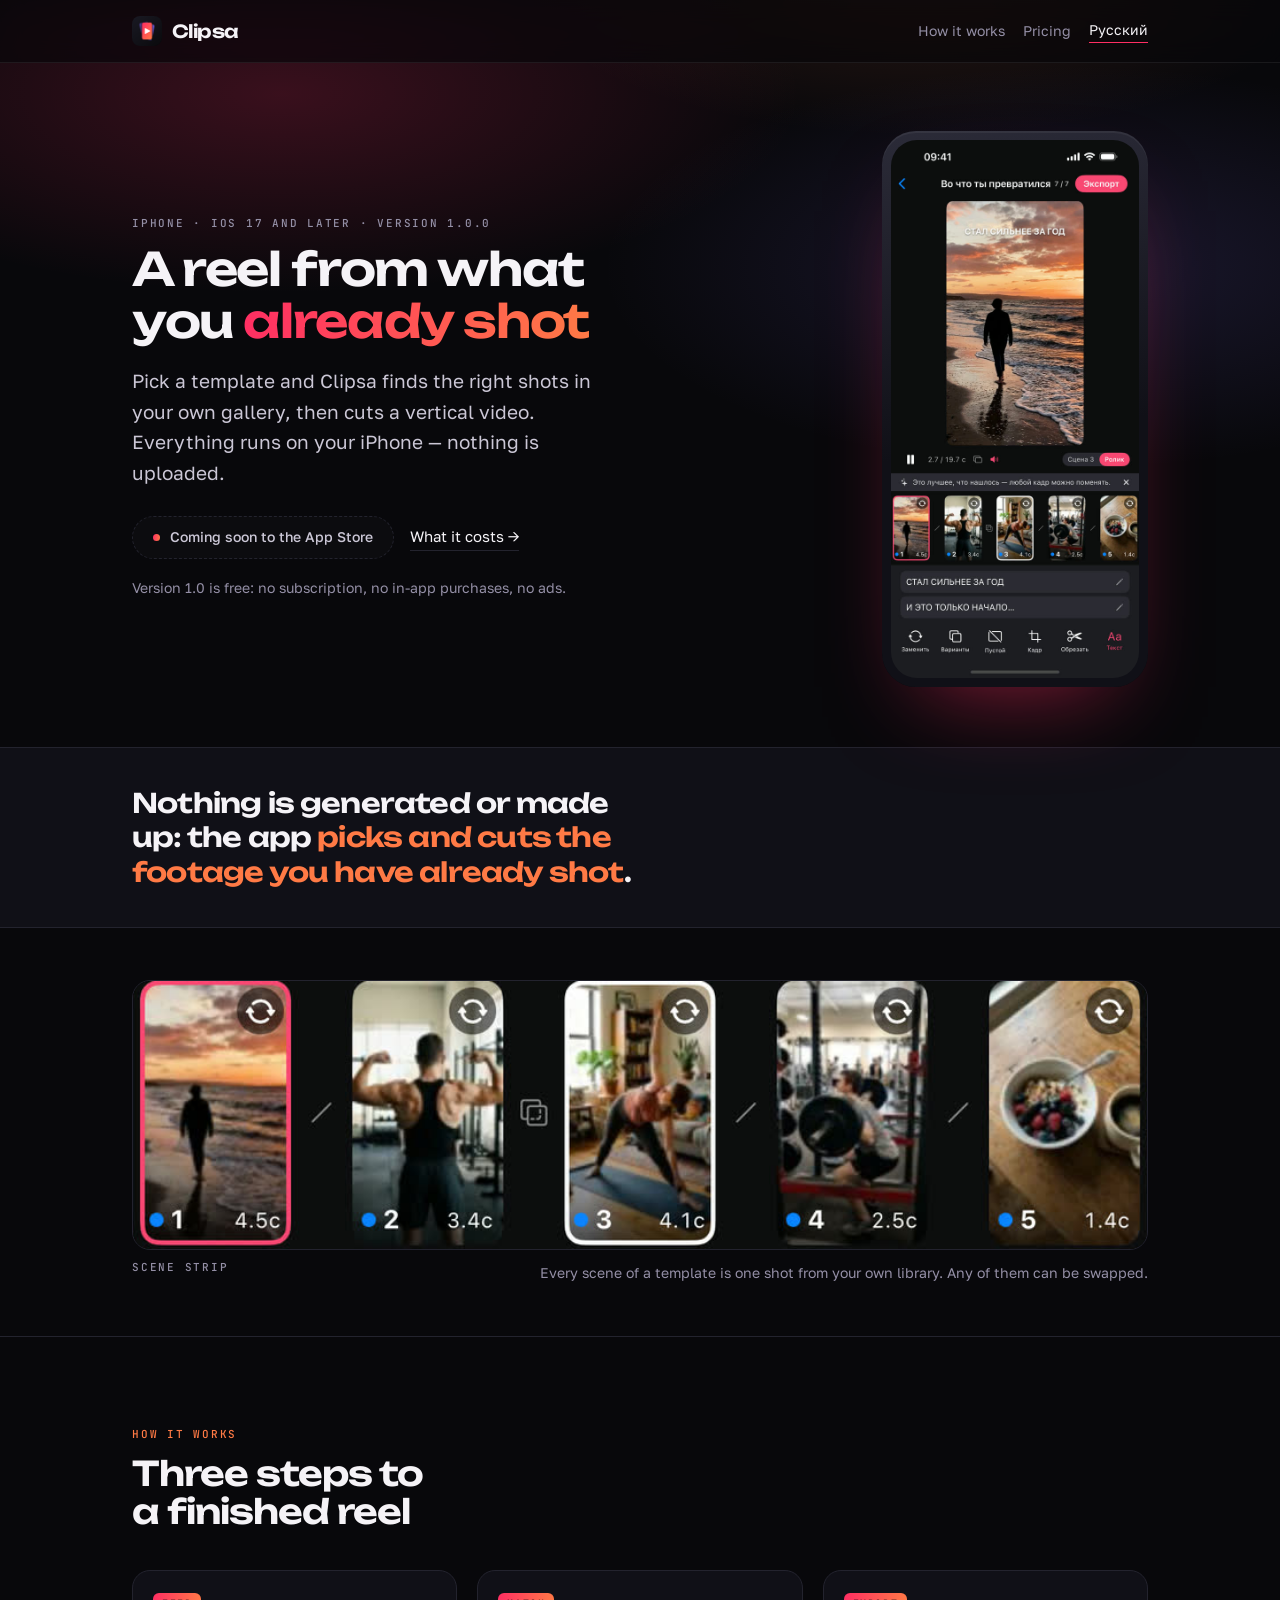
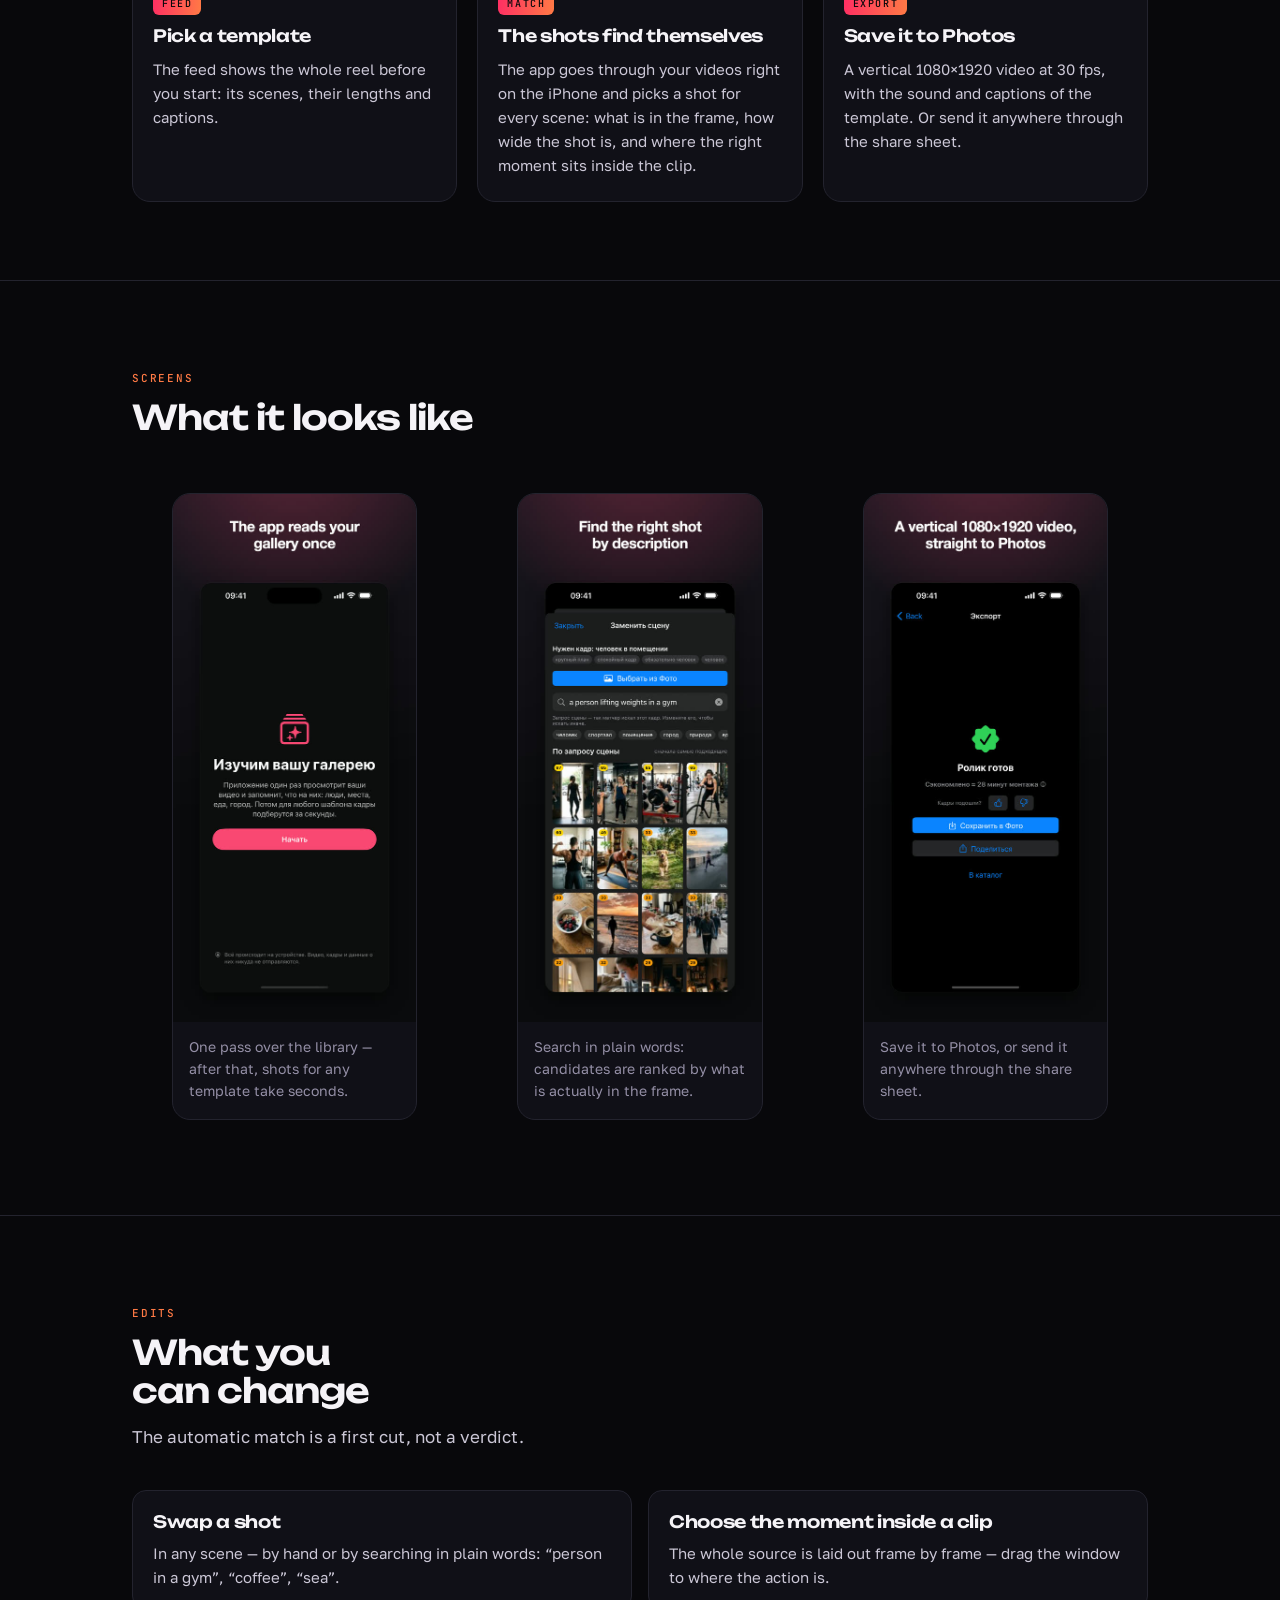
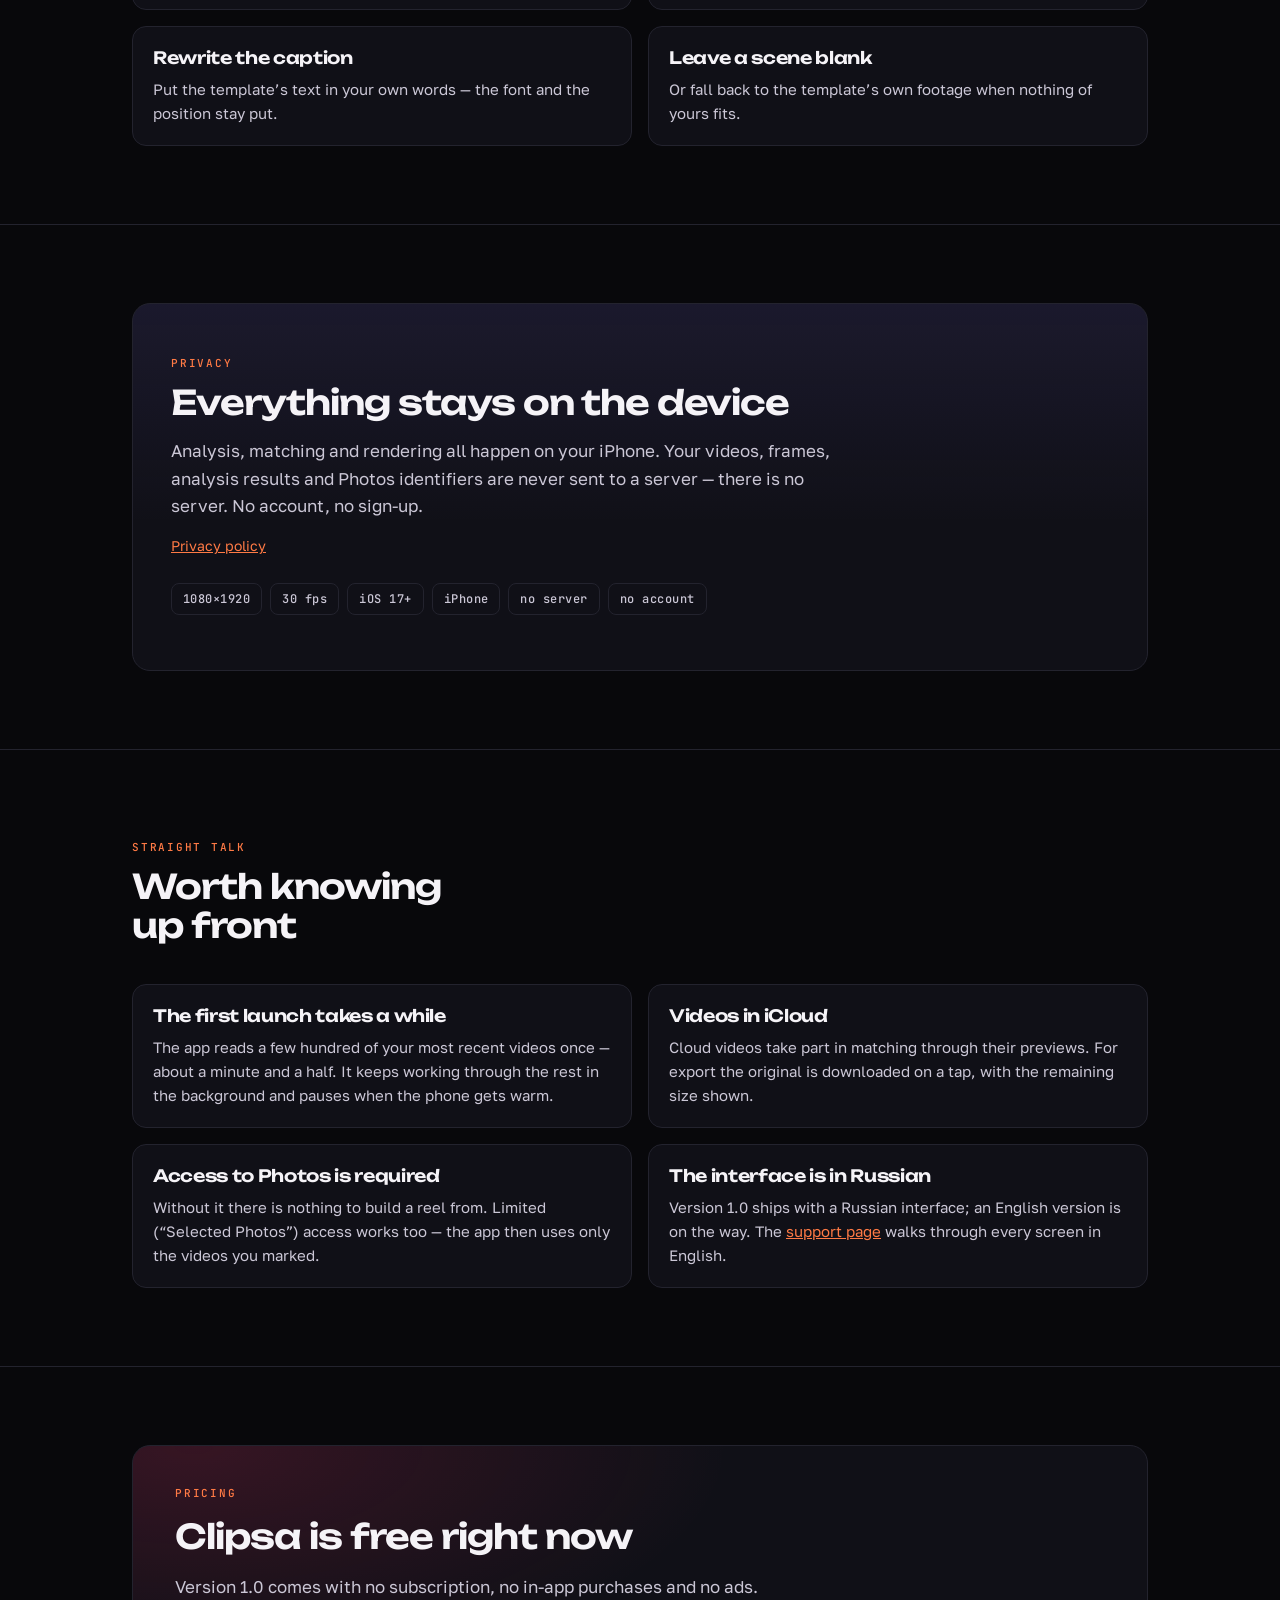
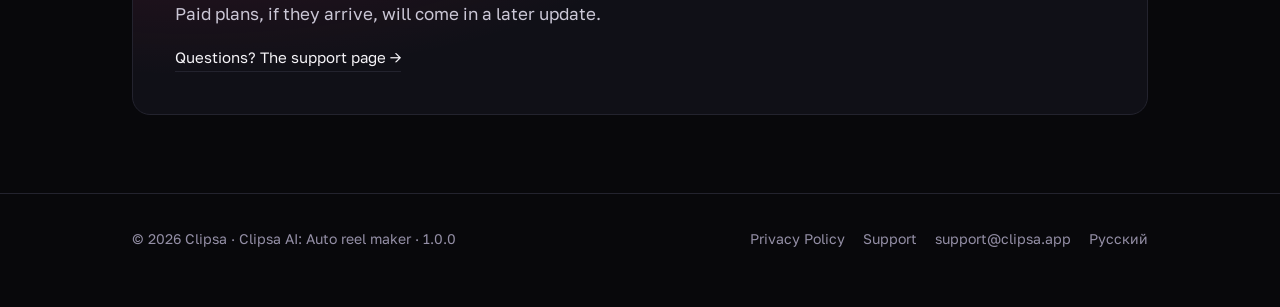
<file: index.html>
<!doctype html>
<!-- Оператор сервиса — Vector Mesa LLC, адрес поддержки — support@clipsa.app.
     Плейсхолдеров на страницах не осталось.
     Публикуется на https://clipsa.app/ (основная, английская версия); русская — ru.html.
     Кнопки оплаты на английской версии нет намеренно — только заглушка «Coming soon to the App Store». -->
<html lang="en">
<head>
<meta charset="utf-8">
<meta name="viewport" content="width=device-width, initial-scale=1">
<title>Clipsa — a reel from footage you already shot</title>
<meta name="description" content="Clipsa turns the videos already sitting in your Photos library into a short vertical reel. Pick a template and the shots find themselves. Everything runs on your iPhone — nothing is uploaded.">
<link rel="icon" href="img/icon-256.png" sizes="256x256">
<link rel="apple-touch-icon" href="img/icon-256.png">
<meta property="og:type" content="website">
<meta property="og:site_name" content="Clipsa">
<meta property="og:locale" content="en_US">
<meta property="og:title" content="Clipsa — a reel from footage you already shot">
<meta property="og:description" content="Pick a template and the app finds the right shots in your own gallery, then cuts a vertical video. Everything runs on your iPhone.">
<meta property="og:url" content="https://clipsa.app/">
<meta property="og:image" content="https://clipsa.app/img/icon-512.png">
<link rel="canonical" href="https://clipsa.app/">
<link rel="alternate" hreflang="en" href="https://clipsa.app/index.html">
<link rel="alternate" hreflang="ru" href="https://clipsa.app/ru.html">
<link rel="preconnect" href="https://fonts.googleapis.com">
<link rel="preconnect" href="https://fonts.gstatic.com" crossorigin>
<link rel="stylesheet" href="https://fonts.googleapis.com/css2?family=Golos+Text:wght@400;500;600&family=JetBrains+Mono:wght@500&family=Unbounded:wght@600&display=swap">
<link rel="stylesheet" href="landing.css">
</head>
<body>

<header class="top">
  <div class="shell top__row">
    <a class="brand" href="index.html">
      <img src="img/icon-256.png" alt="" width="30" height="30">
      <b>Clipsa</b>
    </a>
    <nav class="top__links">
      <a href="#how">How it works</a>
      <a href="#subscription">Pricing</a>
      <a class="top__lang" href="ru.html" lang="ru" hreflang="ru">Русский</a>
    </nav>
  </div>
</header>

<main>

  <section class="hero">
    <div class="shell hero__grid">
      <div>
        <p class="eyebrow">iPhone · iOS 17 and later · version 1.0.0</p>
        <h1 class="hero__title">A reel from what<br>you <span class="grad">already shot</span></h1>
        <p class="lead hero__lead">Pick a template and Clipsa finds the right shots in your own
          gallery, then cuts a vertical video. Everything runs on your iPhone — nothing is
          uploaded.</p>
        <div class="cta-row">
          <span class="badge-soon"><span class="dot"></span>Coming soon to the App Store</span>
          <a class="link-arrow" href="#subscription">What it costs →</a>
        </div>
        <p class="note hero__free">Version 1.0 is free: no subscription, no in-app purchases,
          no ads.</p>
      </div>
      <div class="hero__shot">
        <img src="img/hero-editor.jpg" width="560" height="1214"
             alt="The Clipsa editor: a vertical reel preview, the scene strip and the template captions">
      </div>
    </div>
  </section>

  <section class="thesis">
    <div class="shell thesis__inner">
      <p>Nothing is generated or made up: the app
        <span class="em">picks and cuts the footage you have already shot</span>.</p>
    </div>
  </section>

  <section class="strip">
    <div class="shell">
      <div class="strip__frame">
        <img src="img/filmstrip.jpg" width="880" height="232"
             alt="The scene strip in the editor: five shots from the library with scene numbers and durations">
      </div>
      <div class="strip__cap">
        <p class="eyebrow">Scene strip</p>
        <p class="note">Every scene of a template is one shot from your own library. Any of them can be swapped.</p>
      </div>
    </div>
  </section>

  <section class="section" id="how">
    <div class="shell">
      <div class="section__head">
        <p class="eyebrow eyebrow--accent">How it works</p>
        <h2>Three steps to a finished reel</h2>
      </div>
      <div class="steps">
        <article class="step">
          <span class="chip">Feed</span>
          <h3>Pick a template</h3>
          <p>The feed shows the whole reel before you start: its scenes, their lengths and captions.</p>
        </article>
        <article class="step">
          <span class="chip">Match</span>
          <h3>The shots find themselves</h3>
          <p>The app goes through your videos right on the iPhone and picks a shot for every scene:
            what is in the frame, how wide the shot is, and where the right moment sits inside the clip.</p>
        </article>
        <article class="step">
          <span class="chip">Export</span>
          <h3>Save it to Photos</h3>
          <p>A vertical 1080×1920 video at 30 fps, with the sound and captions of the template.
            Or send it anywhere through the share sheet.</p>
        </article>
      </div>
    </div>
  </section>

  <section class="section">
    <div class="shell">
      <div class="section__head">
        <p class="eyebrow eyebrow--accent">Screens</p>
        <h2>What it looks like</h2>
      </div>
      <div class="shots">
        <figure class="shot">
          <img src="img/en/01.jpg" width="520" height="1127" loading="lazy"
               alt="Onboarding screen: the app reads the library once">
          <figcaption>One pass over the library — after that, shots for any template take seconds.</figcaption>
        </figure>
        <figure class="shot">
          <img src="img/en/04.jpg" width="520" height="1127" loading="lazy"
               alt="The replace-scene sheet: searching for a shot by description with ranked candidates">
          <figcaption>Search in plain words: candidates are ranked by what is actually in the frame.</figcaption>
        </figure>
        <figure class="shot">
          <img src="img/en/05.jpg" width="520" height="1127" loading="lazy"
               alt="The finished-reel screen, ready to save to Photos">
          <figcaption>Save it to Photos, or send it anywhere through the share sheet.</figcaption>
        </figure>
      </div>
    </div>
  </section>

  <section class="section">
    <div class="shell">
      <div class="section__head">
        <p class="eyebrow eyebrow--accent">Edits</p>
        <h2>What you can change</h2>
        <p class="body">The automatic match is a first cut, not a verdict.</p>
      </div>
      <div class="cards">
        <article class="card2">
          <h3>Swap a shot</h3>
          <p>In any scene — by hand or by searching in plain words: “person in a gym”, “coffee”, “sea”.</p>
        </article>
        <article class="card2">
          <h3>Choose the moment inside a clip</h3>
          <p>The whole source is laid out frame by frame — drag the window to where the action is.</p>
        </article>
        <article class="card2">
          <h3>Rewrite the caption</h3>
          <p>Put the template’s text in your own words — the font and the position stay put.</p>
        </article>
        <article class="card2">
          <h3>Leave a scene blank</h3>
          <p>Or fall back to the template’s own footage when nothing of yours fits.</p>
        </article>
      </div>
    </div>
  </section>

  <section class="section">
    <div class="shell">
      <div class="privacy">
        <p class="eyebrow eyebrow--accent">Privacy</p>
        <h2>Everything stays on the device</h2>
        <p class="body">Analysis, matching and rendering all happen on your iPhone. Your videos,
          frames, analysis results and Photos identifiers are never sent to a server — there is
          no server. No account, no sign-up.</p>
        <p class="note"><a href="privacy.html">Privacy policy</a></p>
        <ul class="specs">
          <li>1080×1920</li>
          <li>30 fps</li>
          <li>iOS 17+</li>
          <li>iPhone</li>
          <li>no server</li>
          <li>no account</li>
        </ul>
      </div>
    </div>
  </section>

  <section class="section">
    <div class="shell">
      <div class="section__head">
        <p class="eyebrow eyebrow--accent">Straight talk</p>
        <h2>Worth knowing up front</h2>
      </div>
      <div class="cards">
        <article class="card2">
          <h3>The first launch takes a while</h3>
          <p>The app reads a few hundred of your most recent videos once — about a minute and
            a half. It keeps working through the rest in the background and pauses when the
            phone gets warm.</p>
        </article>
        <article class="card2">
          <h3>Videos in iCloud</h3>
          <p>Cloud videos take part in matching through their previews. For export the original
            is downloaded on a tap, with the remaining size shown.</p>
        </article>
        <article class="card2">
          <h3>Access to Photos is required</h3>
          <p>Without it there is nothing to build a reel from. Limited (“Selected Photos”) access
            works too — the app then uses only the videos you marked.</p>
        </article>
        <article class="card2">
          <h3>The interface is in Russian</h3>
          <p>Version 1.0 ships with a Russian interface; an English version is on the way. The
            <a href="support.html">support page</a> walks through every screen in English.</p>
        </article>
      </div>
    </div>
  </section>

  <section class="section" id="subscription">
    <div class="shell">
      <div class="pay">
        <p class="eyebrow eyebrow--accent">Pricing</p>
        <h2>Clipsa is free right now</h2>
        <p class="body">Version 1.0 comes with no subscription, no in-app purchases and no ads.
          Paid plans, if they arrive, will come in a later update.</p>
        <a class="link-arrow" href="support.html">Questions? The support page →</a>
      </div>
    </div>
  </section>

</main>

<footer class="foot">
  <div class="shell foot__row">
    <p class="note">© 2026 Clipsa · Clipsa AI: Auto reel maker · 1.0.0</p>
    <p class="foot__links">
      <a href="privacy.html">Privacy Policy</a>
      <a href="support.html">Support</a>
      <a href="mailto:support@clipsa.app">support@clipsa.app</a>
      <a href="ru.html" lang="ru" hreflang="ru">Русский</a>
    </p>
  </div>
</footer>

</body>
</html>
</file>
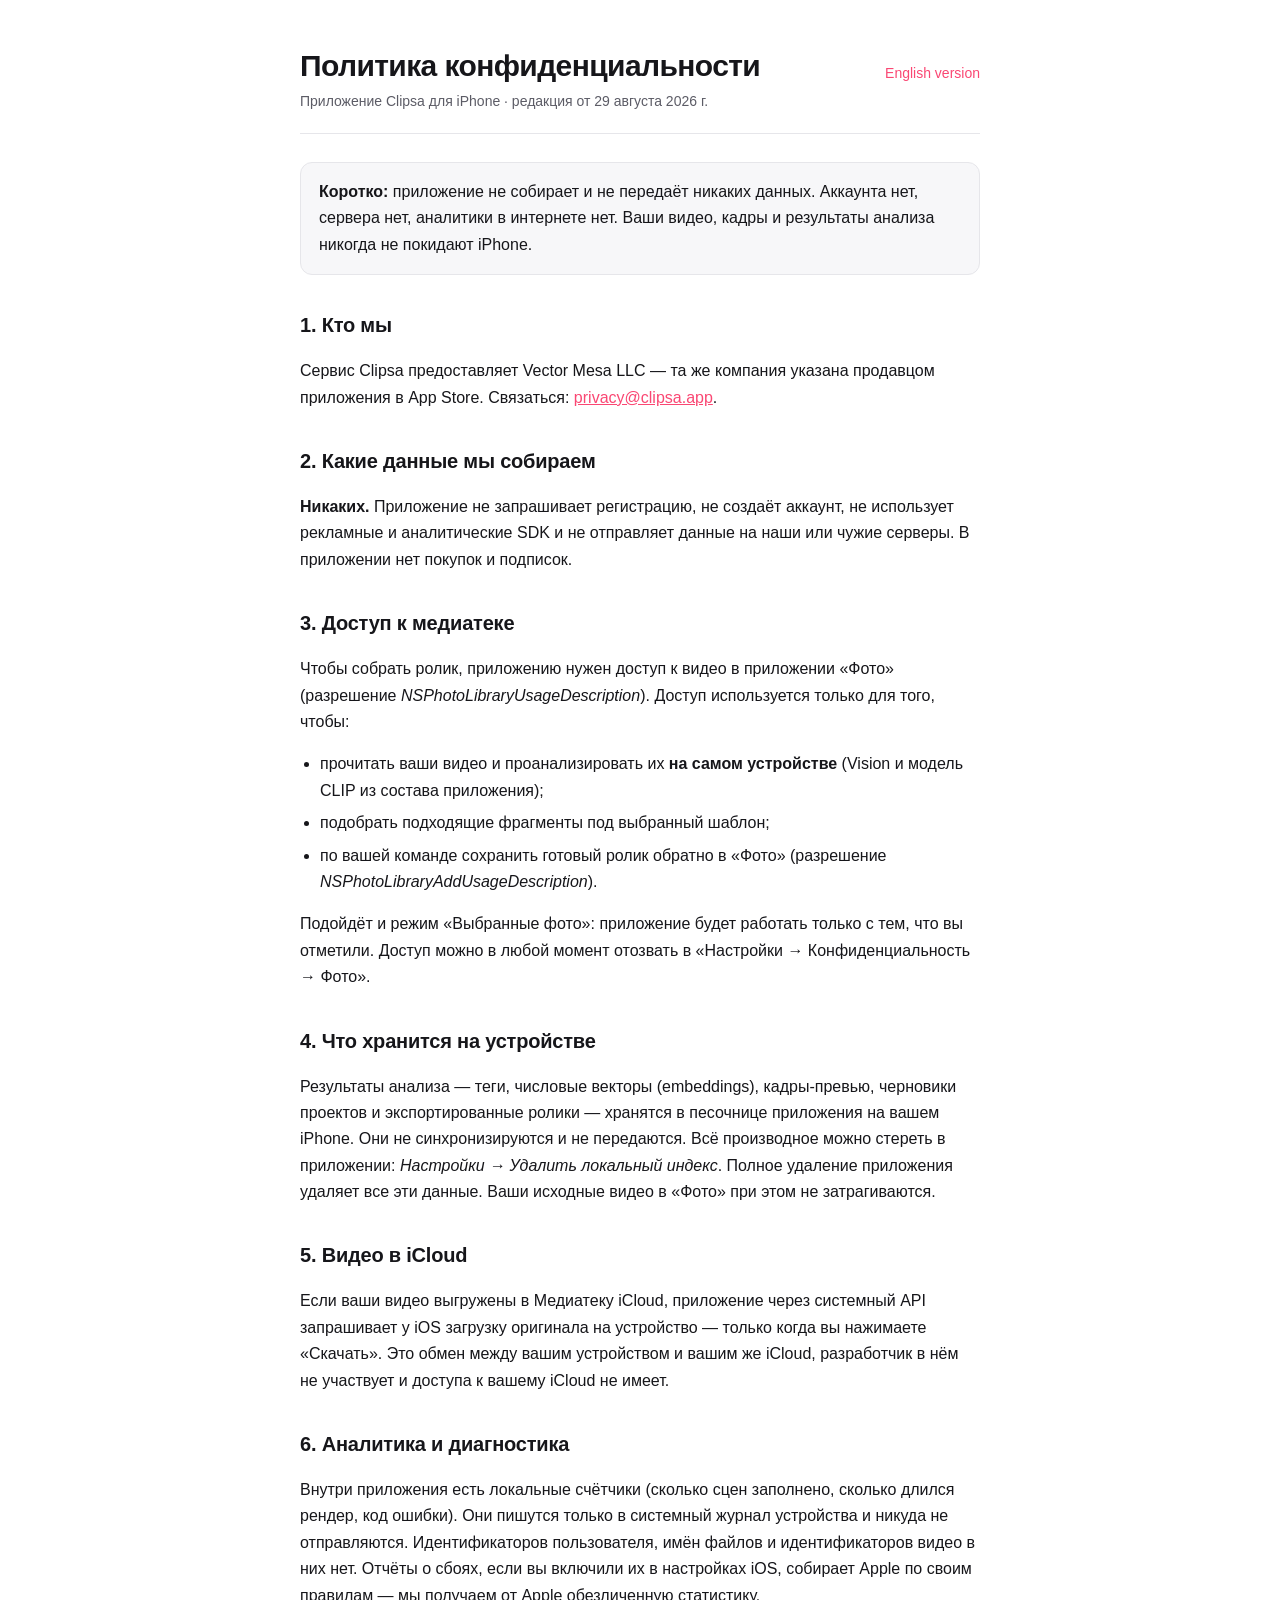
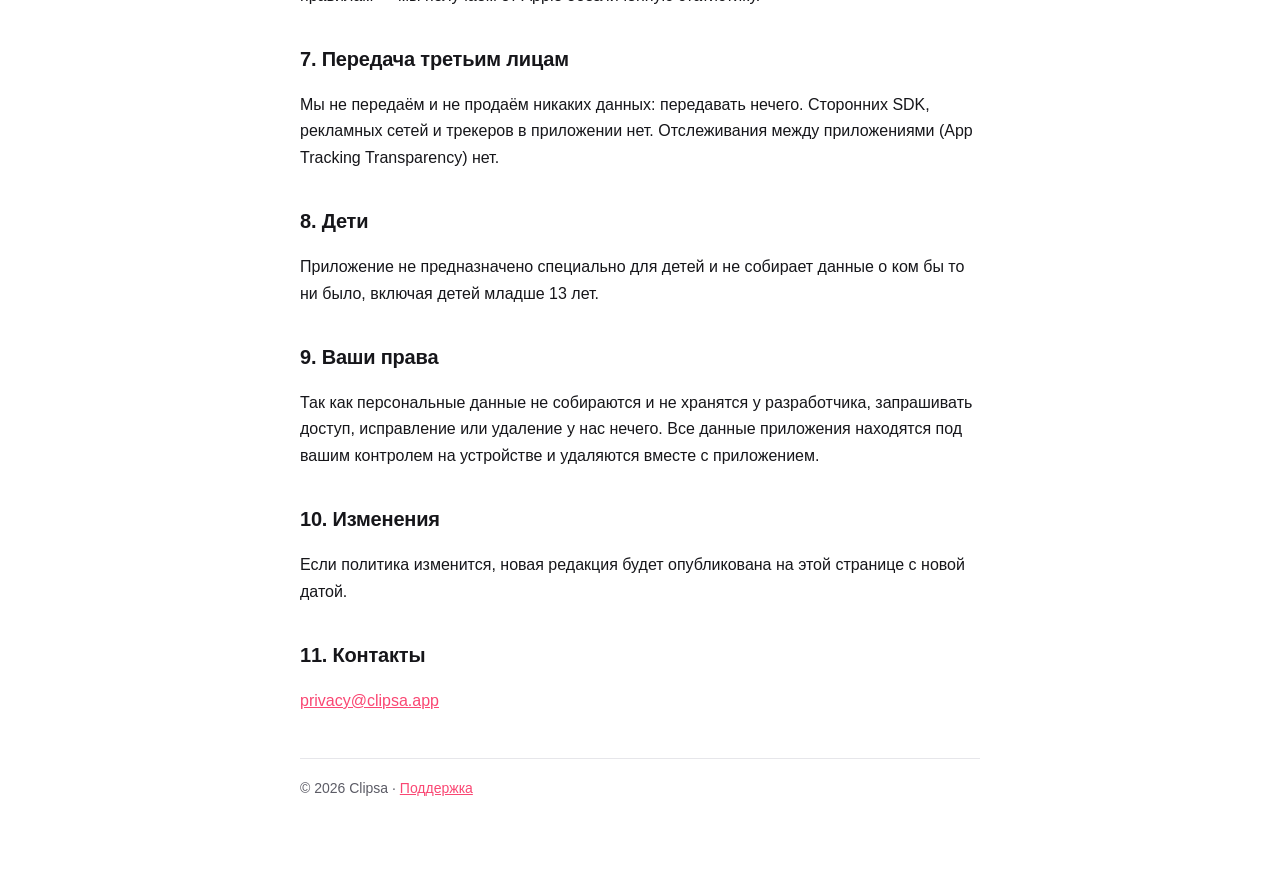
<file: privacy-ru.html>
<!doctype html>
<!-- Оператор сервиса — Vector Mesa LLC. Контактный адрес политики — privacy@clipsa.app,
     общая поддержка — support@clipsa.app.
     Плейсхолдеров на страницах не осталось.
     Публикуется на https://clipsa.app/privacy-ru.html; все пять файлов лежат рядом. -->
<html lang="ru">
<head>
<meta charset="utf-8">
<meta name="viewport" content="width=device-width, initial-scale=1">
<title>Политика конфиденциальности — Clipsa</title>
<link rel="icon" href="img/icon-256.png" sizes="256x256">
<link rel="stylesheet" href="style.css">
</head>
<body>
<div class="wrap">
<header>
  <p class="lang"><a href="privacy.html">English version</a></p>
  <h1>Политика конфиденциальности</h1>
  <p class="muted">Приложение Clipsa для iPhone · редакция от 29 августа 2026 г.</p>
</header>

<div class="card">
  <strong>Коротко:</strong> приложение не собирает и не передаёт никаких данных. Аккаунта нет,
  сервера нет, аналитики в интернете нет. Ваши видео, кадры и результаты анализа
  никогда не покидают iPhone.
</div>

<h2>1. Кто мы</h2>
<p>Сервис Clipsa предоставляет Vector Mesa LLC — та же компания указана продавцом
приложения в App Store. Связаться: <a href="mailto:privacy@clipsa.app">privacy@clipsa.app</a>.</p>

<h2>2. Какие данные мы собираем</h2>
<p><strong>Никаких.</strong> Приложение не запрашивает регистрацию, не создаёт аккаунт, не использует
рекламные и аналитические SDK и не отправляет данные на наши или чужие серверы.
В приложении нет покупок и подписок.</p>

<h2>3. Доступ к медиатеке</h2>
<p>Чтобы собрать ролик, приложению нужен доступ к видео в приложении «Фото» (разрешение
<em>NSPhotoLibraryUsageDescription</em>). Доступ используется только для того, чтобы:</p>
<ul>
  <li>прочитать ваши видео и проанализировать их <strong>на самом устройстве</strong> (Vision и модель CLIP из состава приложения);</li>
  <li>подобрать подходящие фрагменты под выбранный шаблон;</li>
  <li>по вашей команде сохранить готовый ролик обратно в «Фото» (разрешение <em>NSPhotoLibraryAddUsageDescription</em>).</li>
</ul>
<p>Подойдёт и режим «Выбранные фото»: приложение будет работать только с тем, что вы отметили.
Доступ можно в любой момент отозвать в «Настройки → Конфиденциальность → Фото».</p>

<h2>4. Что хранится на устройстве</h2>
<p>Результаты анализа — теги, числовые векторы (embeddings), кадры-превью, черновики проектов и
экспортированные ролики — хранятся в песочнице приложения на вашем iPhone. Они не синхронизируются
и не передаются. Всё производное можно стереть в приложении: <em>Настройки → Удалить локальный индекс</em>.
Полное удаление приложения удаляет все эти данные. Ваши исходные видео в «Фото» при этом не затрагиваются.</p>

<h2>5. Видео в iCloud</h2>
<p>Если ваши видео выгружены в Медиатеку iCloud, приложение через системный API запрашивает у iOS
загрузку оригинала на устройство — только когда вы нажимаете «Скачать». Это обмен между вашим
устройством и вашим же iCloud, разработчик в нём не участвует и доступа к вашему iCloud не имеет.</p>

<h2>6. Аналитика и диагностика</h2>
<p>Внутри приложения есть локальные счётчики (сколько сцен заполнено, сколько длился рендер, код ошибки).
Они пишутся только в системный журнал устройства и никуда не отправляются. Идентификаторов пользователя,
имён файлов и идентификаторов видео в них нет. Отчёты о сбоях, если вы включили их в настройках iOS,
собирает Apple по своим правилам — мы получаем от Apple обезличенную статистику.</p>

<h2>7. Передача третьим лицам</h2>
<p>Мы не передаём и не продаём никаких данных: передавать нечего. Сторонних SDK, рекламных сетей и
трекеров в приложении нет. Отслеживания между приложениями (App Tracking Transparency) нет.</p>

<h2>8. Дети</h2>
<p>Приложение не предназначено специально для детей и не собирает данные о ком бы то ни было,
включая детей младше 13 лет.</p>

<h2>9. Ваши права</h2>
<p>Так как персональные данные не собираются и не хранятся у разработчика, запрашивать доступ,
исправление или удаление у нас нечего. Все данные приложения находятся под вашим контролем на устройстве
и удаляются вместе с приложением.</p>

<h2>10. Изменения</h2>
<p>Если политика изменится, новая редакция будет опубликована на этой странице с новой датой.</p>

<h2>11. Контакты</h2>
<p><a href="mailto:privacy@clipsa.app">privacy@clipsa.app</a></p>

<footer><p class="muted">© 2026 Clipsa · <a href="support-ru.html">Поддержка</a></p></footer>
</div>
</body>
</html>
</file>
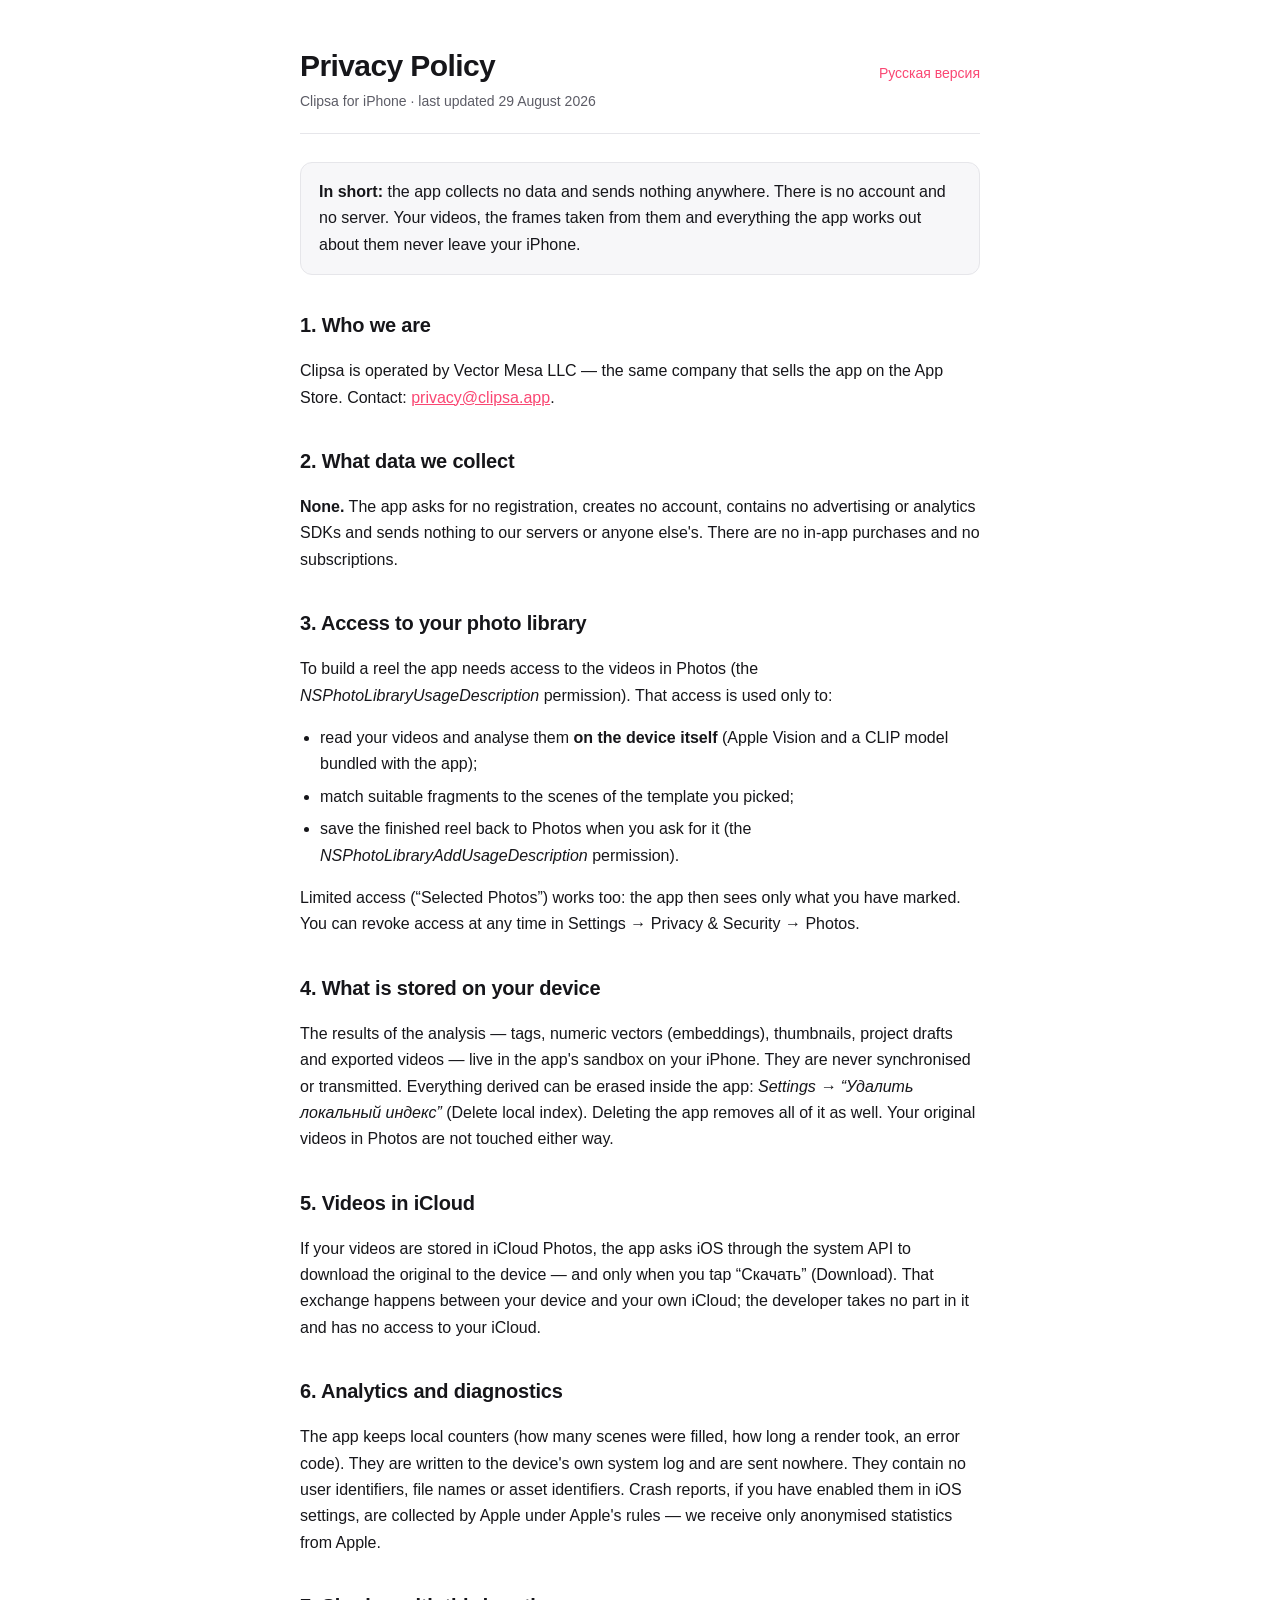
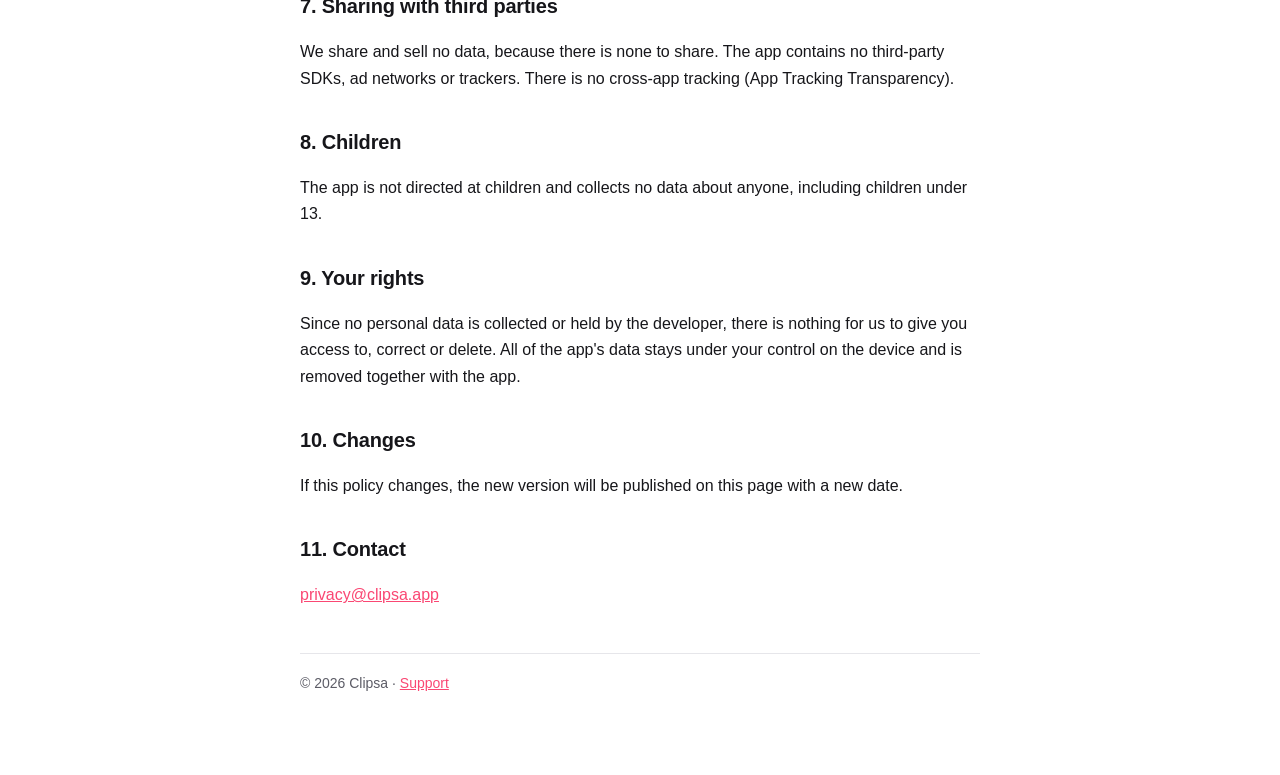
<file: privacy.html>
<!doctype html>
<!-- Оператор сервиса — Vector Mesa LLC. Контактный адрес политики — privacy@clipsa.app,
     общая поддержка — support@clipsa.app.
     Плейсхолдеров на страницах не осталось.
     Публикуется на clipsa.app: https://clipsa.app/privacy.html (EN),
     https://clipsa.app/privacy-ru.html (RU). Все пять файлов должны лежать рядом —
     ссылки между страницами относительные. -->
<html lang="en">
<head>
<meta charset="utf-8">
<meta name="viewport" content="width=device-width, initial-scale=1">
<title>Privacy Policy — Clipsa</title>
<link rel="icon" href="img/icon-256.png" sizes="256x256">
<link rel="stylesheet" href="style.css">
</head>
<body>
<div class="wrap">
<header>
  <p class="lang"><a href="privacy-ru.html">Русская версия</a></p>
  <h1>Privacy Policy</h1>
  <p class="muted">Clipsa for iPhone · last updated 29 August 2026</p>
</header>

<div class="card">
  <strong>In short:</strong> the app collects no data and sends nothing anywhere. There is no
  account and no server. Your videos, the frames taken from them and everything the app works
  out about them never leave your iPhone.
</div>

<h2>1. Who we are</h2>
<p>Clipsa is operated by Vector Mesa LLC — the same company that sells the app on the
App Store. Contact: <a href="mailto:privacy@clipsa.app">privacy@clipsa.app</a>.</p>

<h2>2. What data we collect</h2>
<p><strong>None.</strong> The app asks for no registration, creates no account, contains no
advertising or analytics SDKs and sends nothing to our servers or anyone else's. There are no
in-app purchases and no subscriptions.</p>

<h2>3. Access to your photo library</h2>
<p>To build a reel the app needs access to the videos in Photos (the
<em>NSPhotoLibraryUsageDescription</em> permission). That access is used only to:</p>
<ul>
  <li>read your videos and analyse them <strong>on the device itself</strong> (Apple Vision and a
      CLIP model bundled with the app);</li>
  <li>match suitable fragments to the scenes of the template you picked;</li>
  <li>save the finished reel back to Photos when you ask for it
      (the <em>NSPhotoLibraryAddUsageDescription</em> permission).</li>
</ul>
<p>Limited access (“Selected Photos”) works too: the app then sees only what you have marked.
You can revoke access at any time in Settings → Privacy &amp; Security → Photos.</p>

<h2>4. What is stored on your device</h2>
<p>The results of the analysis — tags, numeric vectors (embeddings), thumbnails, project drafts
and exported videos — live in the app's sandbox on your iPhone. They are never synchronised or
transmitted. Everything derived can be erased inside the app:
<em>Settings → “Удалить локальный индекс”</em> (Delete local index). Deleting the app removes all
of it as well. Your original videos in Photos are not touched either way.</p>

<h2>5. Videos in iCloud</h2>
<p>If your videos are stored in iCloud Photos, the app asks iOS through the system API to download
the original to the device — and only when you tap “Скачать” (Download). That exchange happens
between your device and your own iCloud; the developer takes no part in it and has no access to
your iCloud.</p>

<h2>6. Analytics and diagnostics</h2>
<p>The app keeps local counters (how many scenes were filled, how long a render took, an error
code). They are written to the device's own system log and are sent nowhere. They contain no user
identifiers, file names or asset identifiers. Crash reports, if you have enabled them in iOS
settings, are collected by Apple under Apple's rules — we receive only anonymised statistics
from Apple.</p>

<h2>7. Sharing with third parties</h2>
<p>We share and sell no data, because there is none to share. The app contains no third-party
SDKs, ad networks or trackers. There is no cross-app tracking (App Tracking Transparency).</p>

<h2>8. Children</h2>
<p>The app is not directed at children and collects no data about anyone, including children
under 13.</p>

<h2>9. Your rights</h2>
<p>Since no personal data is collected or held by the developer, there is nothing for us to give
you access to, correct or delete. All of the app's data stays under your control on the device
and is removed together with the app.</p>

<h2>10. Changes</h2>
<p>If this policy changes, the new version will be published on this page with a new date.</p>

<h2>11. Contact</h2>
<p><a href="mailto:privacy@clipsa.app">privacy@clipsa.app</a></p>

<footer><p class="muted">© 2026 Clipsa · <a href="support.html">Support</a></p></footer>
</div>
</body>
</html>
</file>
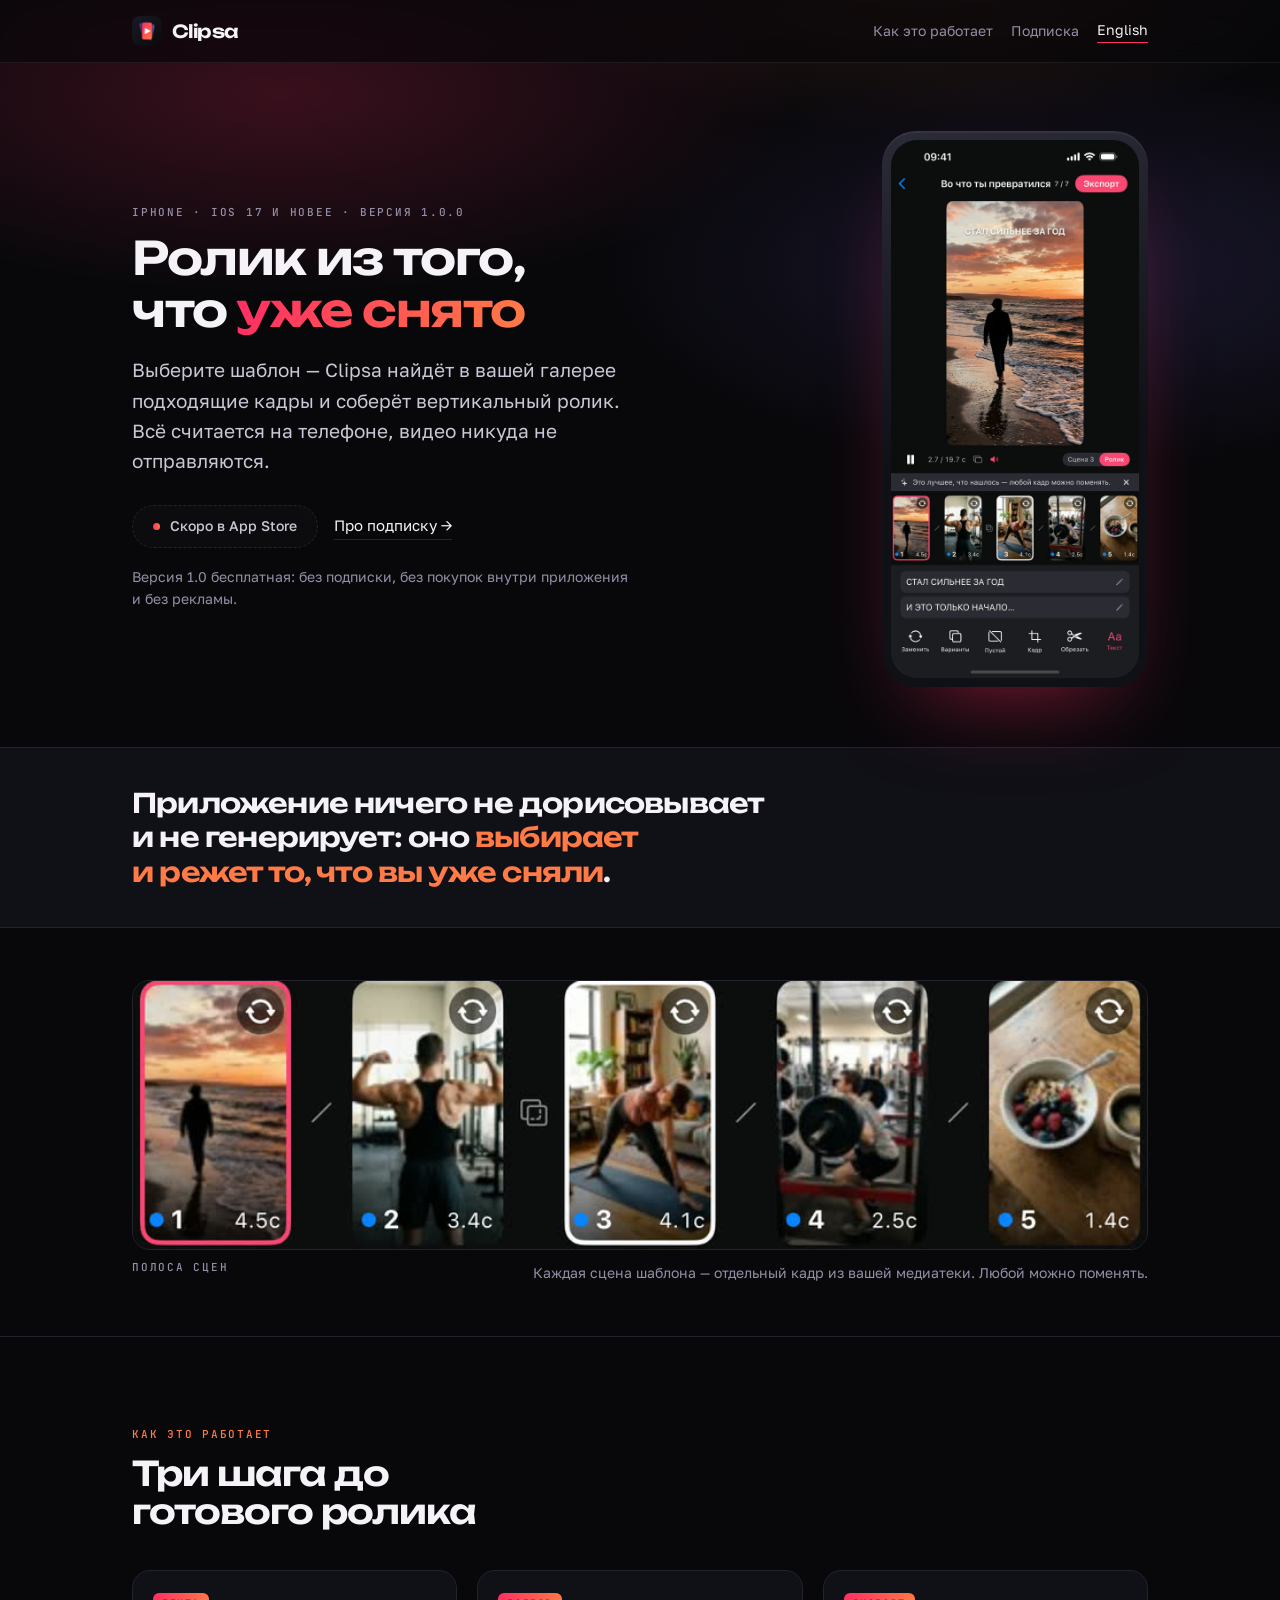
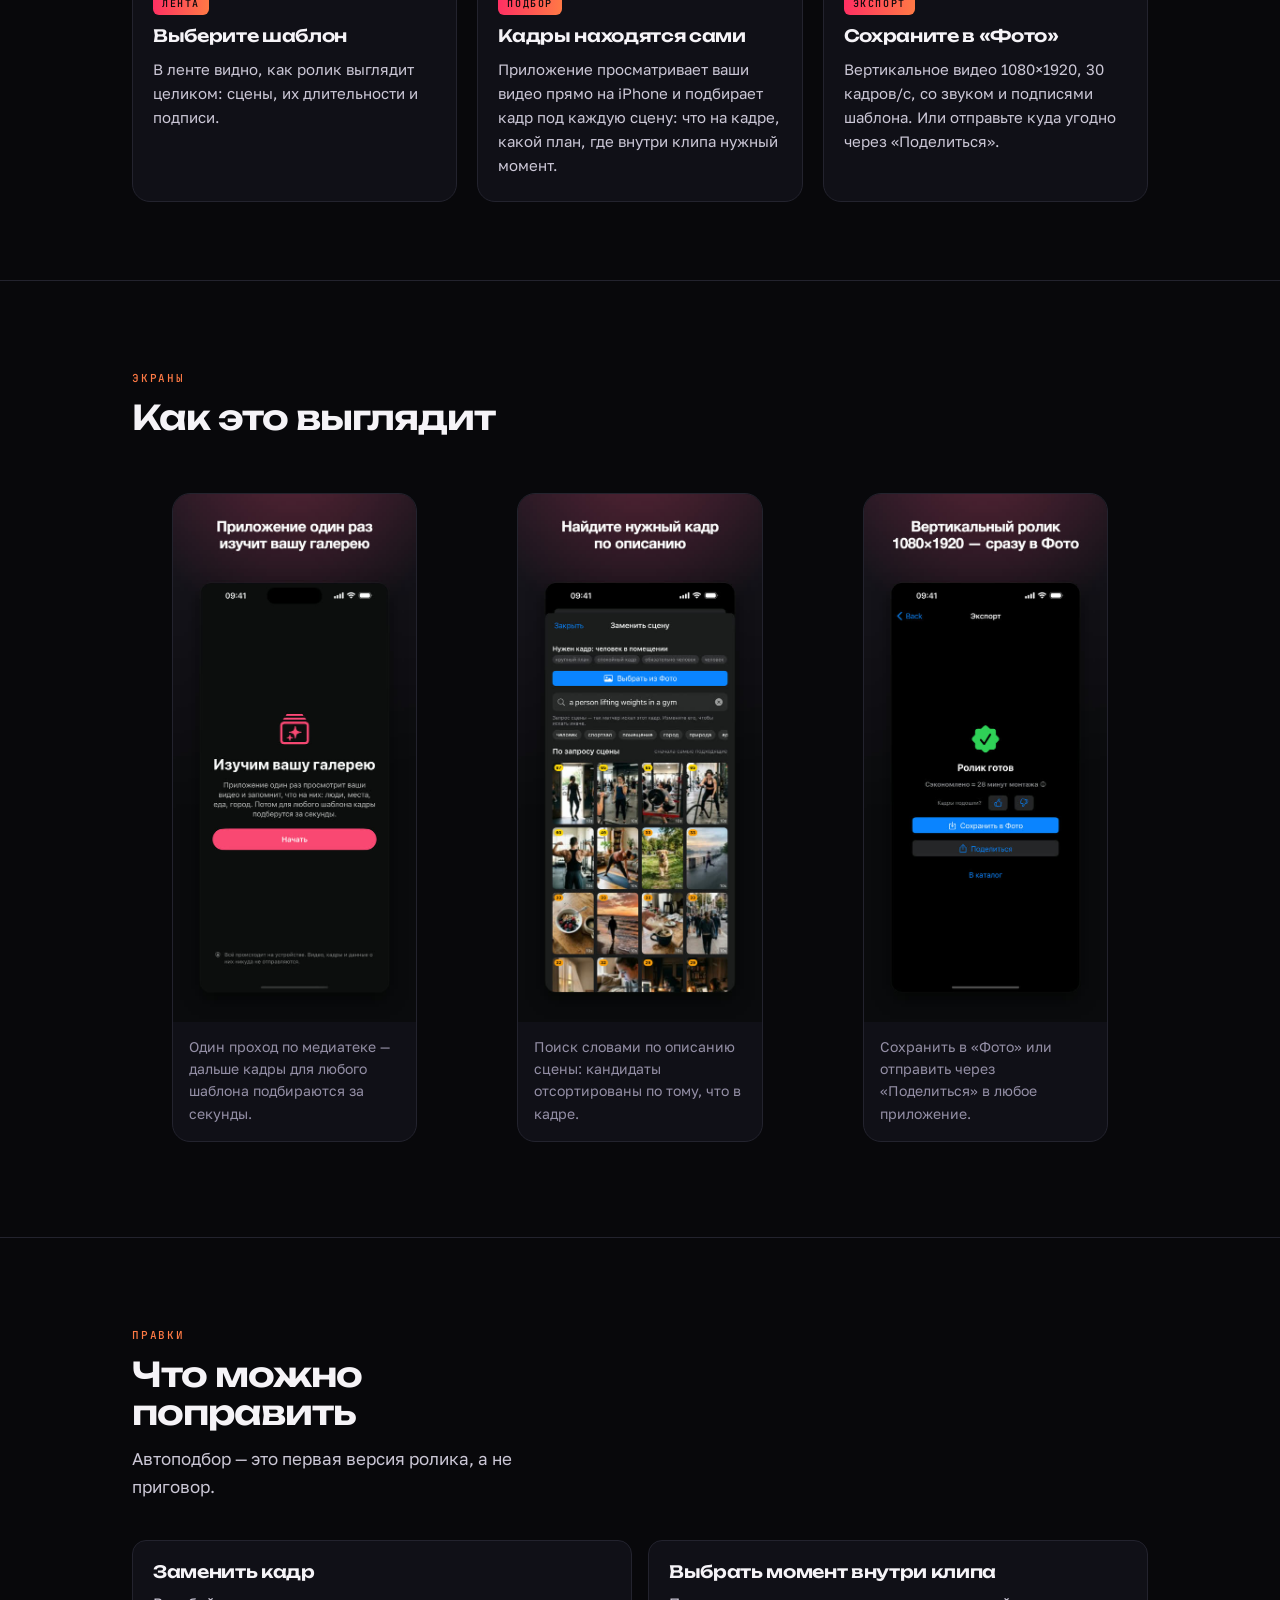
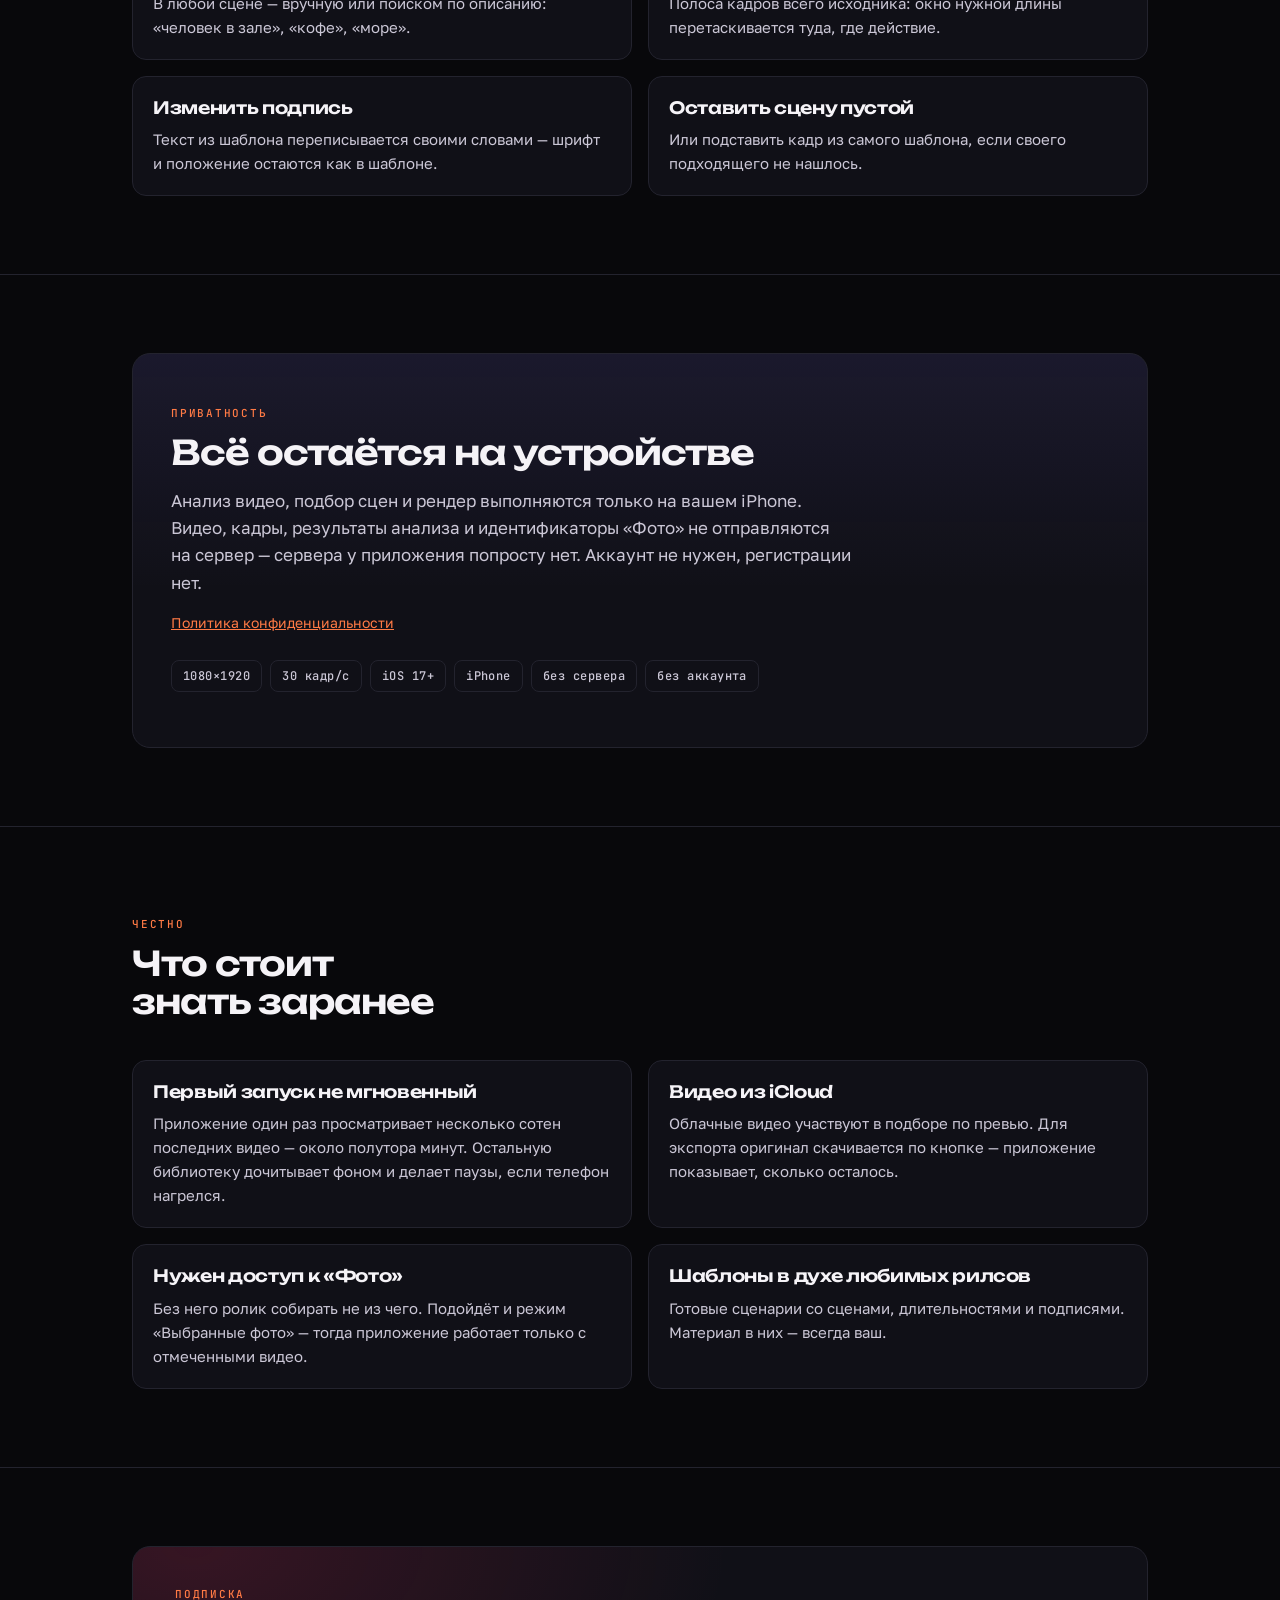
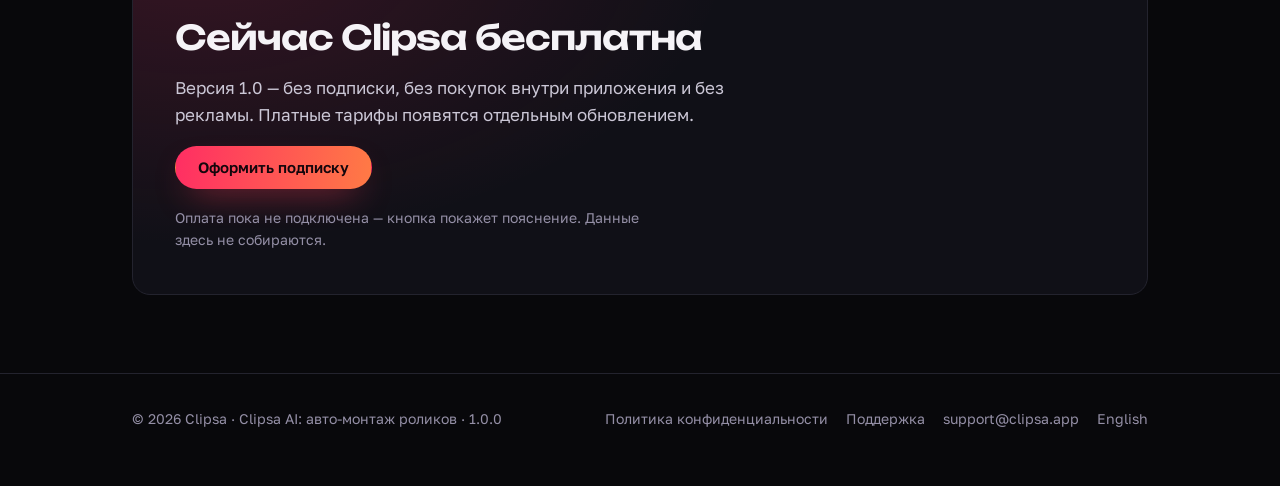
<file: ru.html>
<!doctype html>
<!-- Оператор сервиса — Vector Mesa LLC, адрес поддержки — support@clipsa.app.
     Плейсхолдеров на страницах не осталось.
     Публикуется на https://clipsa.app/ru.html; английская версия — index.html.
     Кнопка оплаты — единственный элемент с id="subscribe-cta": чтобы подключить реальную оплату
     (External Purchase Link RU / ЮKassa, см. docs/PRICING.md), достаточно заменить её href
     на платёжную ссылку — блок-заглушка #subscribe тогда просто перестанет открываться. -->
<html lang="ru">
<head>
<meta charset="utf-8">
<meta name="viewport" content="width=device-width, initial-scale=1">
<title>Clipsa — ролик из того, что уже снято</title>
<meta name="description" content="Clipsa собирает вертикальный ролик из видео, которые уже лежат у вас в «Фото». Выберите шаблон — кадры подберутся сами. Всё считается на iPhone, видео никуда не отправляются.">
<link rel="icon" href="img/icon-256.png" sizes="256x256">
<link rel="apple-touch-icon" href="img/icon-256.png">
<meta property="og:type" content="website">
<meta property="og:site_name" content="Clipsa">
<meta property="og:locale" content="ru_RU">
<meta property="og:title" content="Clipsa — ролик из того, что уже снято">
<meta property="og:description" content="Выберите шаблон — приложение найдёт в вашей галерее подходящие кадры и соберёт вертикальный ролик. Всё считается на телефоне.">
<meta property="og:url" content="https://clipsa.app/ru.html">
<meta property="og:image" content="https://clipsa.app/img/icon-512.png">
<link rel="canonical" href="https://clipsa.app/ru.html">
<link rel="alternate" hreflang="en" href="https://clipsa.app/index.html">
<link rel="alternate" hreflang="ru" href="https://clipsa.app/ru.html">
<link rel="preconnect" href="https://fonts.googleapis.com">
<link rel="preconnect" href="https://fonts.gstatic.com" crossorigin>
<link rel="stylesheet" href="https://fonts.googleapis.com/css2?family=Golos+Text:wght@400;500;600&family=JetBrains+Mono:wght@500&family=Unbounded:wght@600&display=swap">
<link rel="stylesheet" href="landing.css">
</head>
<body>

<header class="top">
  <div class="shell top__row">
    <a class="brand" href="ru.html">
      <img src="img/icon-256.png" alt="" width="30" height="30">
      <b>Clipsa</b>
    </a>
    <nav class="top__links">
      <a href="#how">Как это работает</a>
      <a href="#subscription">Подписка</a>
      <a class="top__lang" href="index.html" lang="en" hreflang="en">English</a>
    </nav>
  </div>
</header>

<main>

  <section class="hero">
    <div class="shell hero__grid">
      <div>
        <p class="eyebrow">iPhone · iOS 17 и новее · версия 1.0.0</p>
        <h1 class="hero__title">Ролик из того,<br>что <span class="grad">уже снято</span></h1>
        <p class="lead hero__lead">Выберите шаблон — Clipsa найдёт в вашей галерее подходящие
          кадры и соберёт вертикальный ролик. Всё считается на телефоне, видео никуда
          не отправляются.</p>
        <div class="cta-row">
          <span class="badge-soon"><span class="dot"></span>Скоро в App Store</span>
          <a class="link-arrow" href="#subscription">Про подписку →</a>
        </div>
        <p class="note hero__free">Версия 1.0 бесплатная: без подписки, без покупок внутри
          приложения и без рекламы.</p>
      </div>
      <div class="hero__shot">
        <img src="img/hero-editor.jpg" width="560" height="1214"
             alt="Редактор Clipsa: предпросмотр вертикального ролика, полоса сцен и подписи шаблона">
      </div>
    </div>
  </section>

  <section class="thesis">
    <div class="shell thesis__inner">
      <p>Приложение ничего не дорисовывает и не генерирует: оно
        <span class="em">выбирает и режет то, что вы уже сняли</span>.</p>
    </div>
  </section>

  <section class="strip">
    <div class="shell">
      <div class="strip__frame">
        <img src="img/filmstrip.jpg" width="880" height="232"
             alt="Полоса сцен в редакторе: пять кадров из медиатеки с номерами сцен и длительностями">
      </div>
      <div class="strip__cap">
        <p class="eyebrow">Полоса сцен</p>
        <p class="note">Каждая сцена шаблона — отдельный кадр из вашей медиатеки. Любой можно поменять.</p>
      </div>
    </div>
  </section>

  <section class="section" id="how">
    <div class="shell">
      <div class="section__head">
        <p class="eyebrow eyebrow--accent">Как это работает</p>
        <h2>Три шага до готового ролика</h2>
      </div>
      <div class="steps">
        <article class="step">
          <span class="chip">Лента</span>
          <h3>Выберите шаблон</h3>
          <p>В ленте видно, как ролик выглядит целиком: сцены, их длительности и подписи.</p>
        </article>
        <article class="step">
          <span class="chip">Подбор</span>
          <h3>Кадры находятся сами</h3>
          <p>Приложение просматривает ваши видео прямо на iPhone и подбирает кадр под каждую
            сцену: что на кадре, какой план, где внутри клипа нужный момент.</p>
        </article>
        <article class="step">
          <span class="chip">Экспорт</span>
          <h3>Сохраните в «Фото»</h3>
          <p>Вертикальное видео 1080×1920, 30 кадров/с, со звуком и подписями шаблона.
            Или отправьте куда угодно через «Поделиться».</p>
        </article>
      </div>
    </div>
  </section>

  <section class="section">
    <div class="shell">
      <div class="section__head">
        <p class="eyebrow eyebrow--accent">Экраны</p>
        <h2>Как это выглядит</h2>
      </div>
      <div class="shots">
        <figure class="shot">
          <img src="img/ru/01.jpg" width="520" height="1127" loading="lazy"
               alt="Экран онбординга: приложение один раз изучает медиатеку">
          <figcaption>Один проход по медиатеке — дальше кадры для любого шаблона подбираются за секунды.</figcaption>
        </figure>
        <figure class="shot">
          <img src="img/ru/04.jpg" width="520" height="1127" loading="lazy"
               alt="Лист замены сцены: поиск кадра по описанию и список кандидатов">
          <figcaption>Поиск словами по описанию сцены: кандидаты отсортированы по тому, что в кадре.</figcaption>
        </figure>
        <figure class="shot">
          <img src="img/ru/05.jpg" width="520" height="1127" loading="lazy"
               alt="Экран «Ролик готов» с сохранением в «Фото»">
          <figcaption>Сохранить в «Фото» или отправить через «Поделиться» в любое приложение.</figcaption>
        </figure>
      </div>
    </div>
  </section>

  <section class="section">
    <div class="shell">
      <div class="section__head">
        <p class="eyebrow eyebrow--accent">Правки</p>
        <h2>Что можно поправить</h2>
        <p class="body">Автоподбор — это первая версия ролика, а не приговор.</p>
      </div>
      <div class="cards">
        <article class="card2">
          <h3>Заменить кадр</h3>
          <p>В любой сцене — вручную или поиском по описанию: «человек в зале», «кофе», «море».</p>
        </article>
        <article class="card2">
          <h3>Выбрать момент внутри клипа</h3>
          <p>Полоса кадров всего исходника: окно нужной длины перетаскивается туда, где действие.</p>
        </article>
        <article class="card2">
          <h3>Изменить подпись</h3>
          <p>Текст из шаблона переписывается своими словами — шрифт и положение остаются
            как в шаблоне.</p>
        </article>
        <article class="card2">
          <h3>Оставить сцену пустой</h3>
          <p>Или подставить кадр из самого шаблона, если своего подходящего не нашлось.</p>
        </article>
      </div>
    </div>
  </section>

  <section class="section">
    <div class="shell">
      <div class="privacy">
        <p class="eyebrow eyebrow--accent">Приватность</p>
        <h2>Всё остаётся на устройстве</h2>
        <p class="body">Анализ видео, подбор сцен и рендер выполняются только на вашем iPhone.
          Видео, кадры, результаты анализа и идентификаторы «Фото» не отправляются на сервер —
          сервера у приложения попросту нет. Аккаунт не нужен, регистрации нет.</p>
        <p class="note"><a href="privacy-ru.html">Политика конфиденциальности</a></p>
        <ul class="specs">
          <li>1080×1920</li>
          <li>30 кадр/с</li>
          <li>iOS 17+</li>
          <li>iPhone</li>
          <li>без сервера</li>
          <li>без аккаунта</li>
        </ul>
      </div>
    </div>
  </section>

  <section class="section">
    <div class="shell">
      <div class="section__head">
        <p class="eyebrow eyebrow--accent">Честно</p>
        <h2>Что стоит знать заранее</h2>
      </div>
      <div class="cards">
        <article class="card2">
          <h3>Первый запуск не мгновенный</h3>
          <p>Приложение один раз просматривает несколько сотен последних видео — около полутора
            минут. Остальную библиотеку дочитывает фоном и делает паузы, если телефон нагрелся.</p>
        </article>
        <article class="card2">
          <h3>Видео из iCloud</h3>
          <p>Облачные видео участвуют в подборе по превью. Для экспорта оригинал скачивается
            по кнопке — приложение показывает, сколько осталось.</p>
        </article>
        <article class="card2">
          <h3>Нужен доступ к «Фото»</h3>
          <p>Без него ролик собирать не из чего. Подойдёт и режим «Выбранные фото» — тогда
            приложение работает только с отмеченными видео.</p>
        </article>
        <article class="card2">
          <h3>Шаблоны в духе любимых рилсов</h3>
          <p>Готовые сценарии со сценами, длительностями и подписями. Материал в них —
            всегда ваш.</p>
        </article>
      </div>
    </div>
  </section>

  <section class="section" id="subscription">
    <div class="shell">
      <div class="pay">
        <p class="eyebrow eyebrow--accent">Подписка</p>
        <h2>Сейчас Clipsa бесплатна</h2>
        <p class="body">Версия 1.0 — без подписки, без покупок внутри приложения и без рекламы.
          Платные тарифы появятся отдельным обновлением.</p>
        <a class="btn btn--primary" id="subscribe-cta" href="#subscribe">Оформить подписку</a>
        <p class="note">Оплата пока не подключена — кнопка покажет пояснение.
          Данные здесь не собираются.</p>
      </div>
    </div>
  </section>

</main>

<footer class="foot">
  <div class="shell foot__row">
    <p class="note">© 2026 Clipsa · Clipsa AI: авто-монтаж роликов · 1.0.0</p>
    <p class="foot__links">
      <a href="privacy-ru.html">Политика конфиденциальности</a>
      <a href="support-ru.html">Поддержка</a>
      <a href="mailto:support@clipsa.app">support@clipsa.app</a>
      <a href="index.html" lang="en" hreflang="en">English</a>
    </p>
  </div>
</footer>

<!-- Заглушка оплаты. Открывается только по #subscribe, без скриптов и без полей ввода. -->
<div class="modal" id="subscribe" role="dialog" aria-modal="true" aria-labelledby="subscribe-title">
  <a class="modal__scrim" href="#subscribe-cta" aria-label="Закрыть"></a>
  <div class="modal__box">
    <p class="eyebrow eyebrow--accent">Подписка</p>
    <h2 id="subscribe-title">Оплата скоро появится</h2>
    <p>Приложение сейчас бесплатно: без подписки, без покупок внутри приложения и без рекламы.
      Когда оплата заработает, эта кнопка приведёт на страницу оплаты.</p>
    <p>Вводить здесь ничего не нужно — никакие данные на этой странице не собираются.</p>
    <a class="btn btn--ghost" href="#subscribe-cta">Понятно</a>
  </div>
</div>

<script>
  // Единственный скрипт страницы, локальный: закрыть заглушку клавишей Esc.
  document.addEventListener('keydown', function (e) {
    if (e.key === 'Escape' && location.hash === '#subscribe') {
      location.replace('#subscribe-cta');
    }
  });
</script>

</body>
</html>
</file>
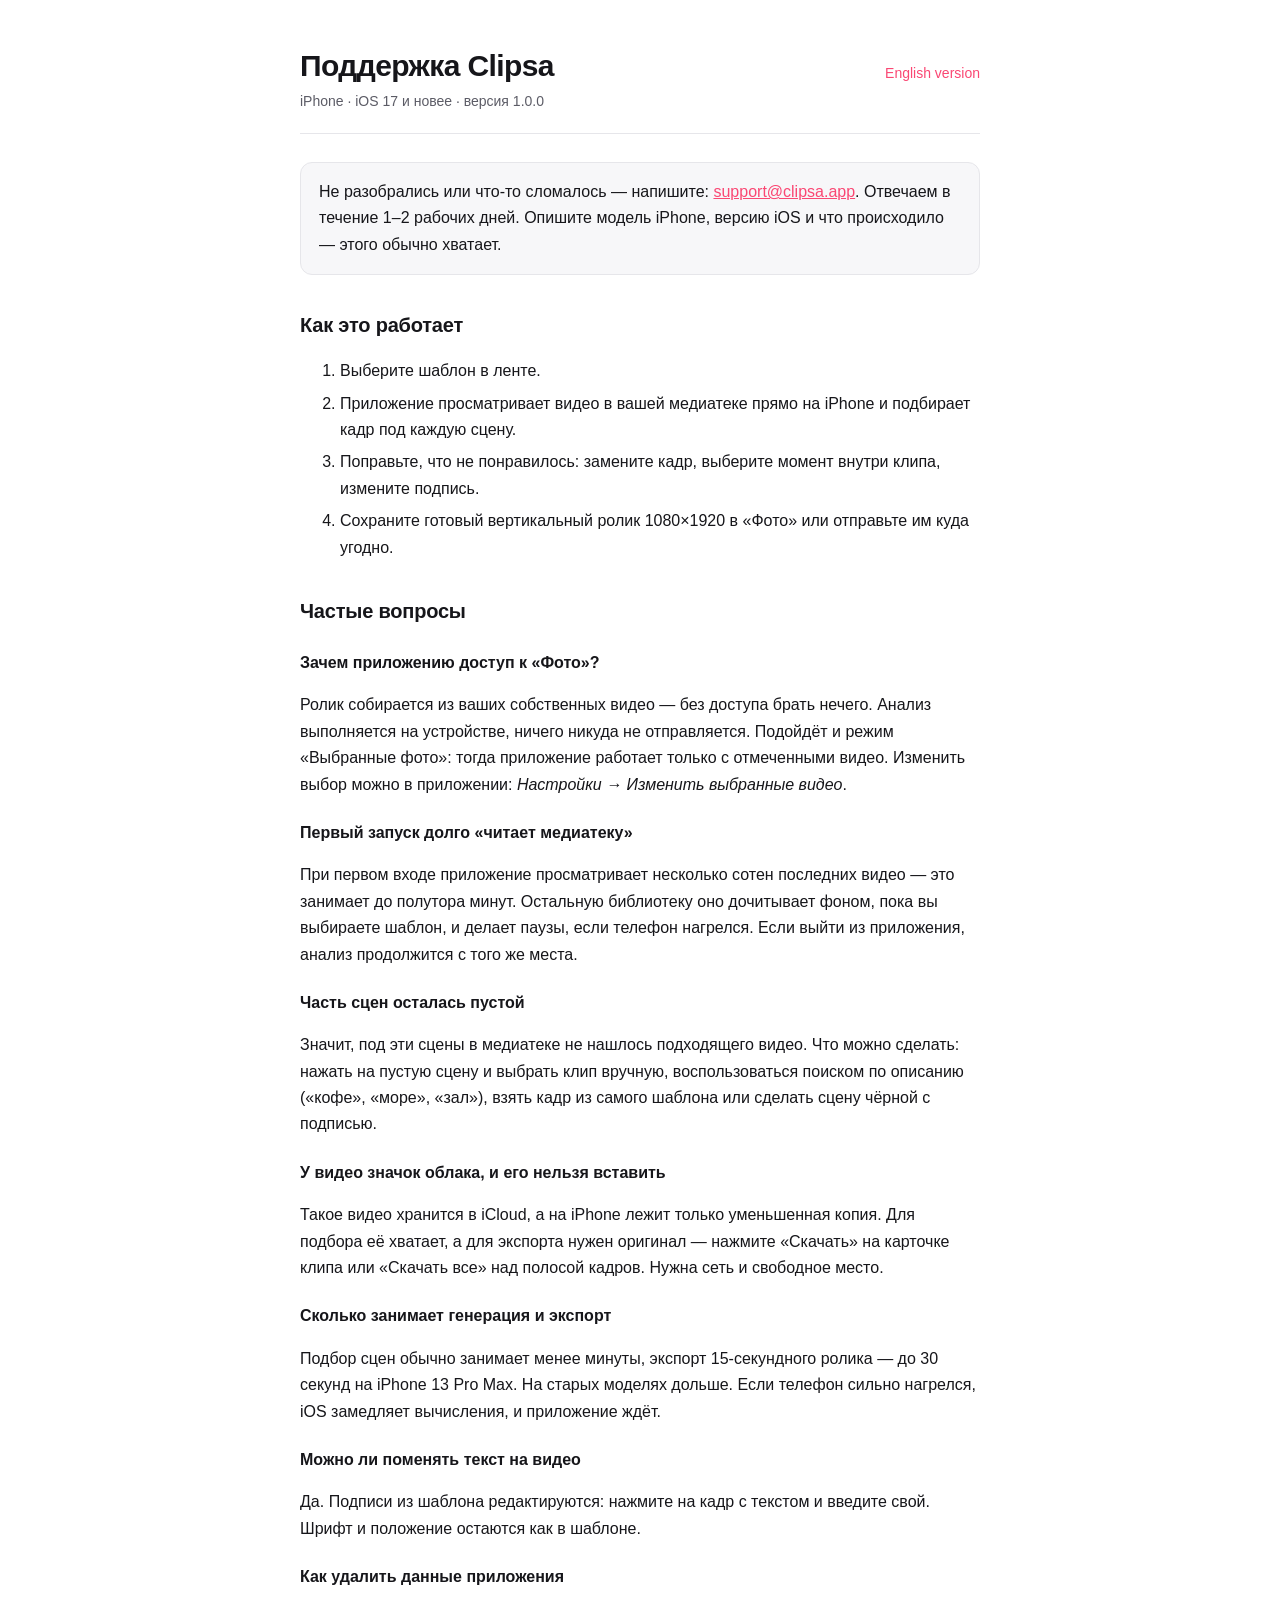
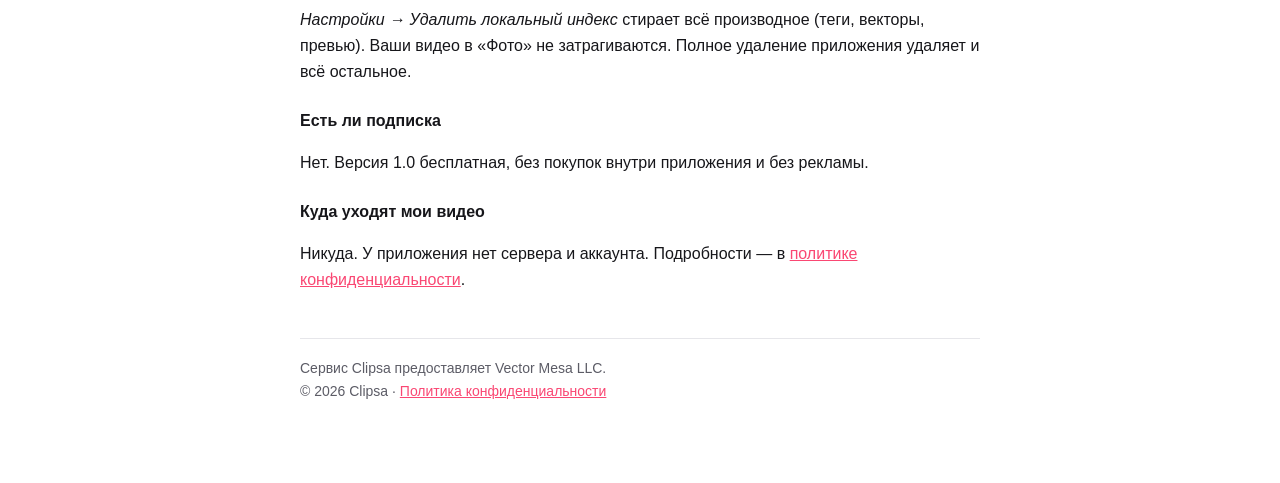
<file: support-ru.html>
<!doctype html>
<!-- Оператор сервиса — Vector Mesa LLC, адрес поддержки — support@clipsa.app.
     Плейсхолдеров на страницах не осталось.
     Публикуется на https://clipsa.app/support-ru.html; все пять файлов лежат рядом. -->
<html lang="ru">
<head>
<meta charset="utf-8">
<meta name="viewport" content="width=device-width, initial-scale=1">
<title>Поддержка — Clipsa</title>
<link rel="icon" href="img/icon-256.png" sizes="256x256">
<link rel="stylesheet" href="style.css">
</head>
<body>
<div class="wrap">
<header>
  <p class="lang"><a href="support.html">English version</a></p>
  <h1>Поддержка Clipsa</h1>
  <p class="muted">iPhone · iOS 17 и новее · версия 1.0.0</p>
</header>

<div class="card">
  Не разобрались или что-то сломалось — напишите: <a href="mailto:support@clipsa.app">support@clipsa.app</a>.
  Отвечаем в течение 1–2 рабочих дней. Опишите модель iPhone, версию iOS и что происходило —
  этого обычно хватает.
</div>

<h2>Как это работает</h2>
<ol>
  <li>Выберите шаблон в ленте.</li>
  <li>Приложение просматривает видео в вашей медиатеке прямо на iPhone и подбирает кадр под каждую сцену.</li>
  <li>Поправьте, что не понравилось: замените кадр, выберите момент внутри клипа, измените подпись.</li>
  <li>Сохраните готовый вертикальный ролик 1080×1920 в «Фото» или отправьте им куда угодно.</li>
</ol>

<h2>Частые вопросы</h2>

<h3>Зачем приложению доступ к «Фото»?</h3>
<p>Ролик собирается из ваших собственных видео — без доступа брать нечего. Анализ выполняется
на устройстве, ничего никуда не отправляется. Подойдёт и режим «Выбранные фото»: тогда приложение
работает только с отмеченными видео. Изменить выбор можно в приложении: <em>Настройки → Изменить выбранные видео</em>.</p>

<h3>Первый запуск долго «читает медиатеку»</h3>
<p>При первом входе приложение просматривает несколько сотен последних видео — это занимает
до полутора минут. Остальную библиотеку оно дочитывает фоном, пока вы выбираете шаблон,
и делает паузы, если телефон нагрелся. Если выйти из приложения, анализ продолжится
с того же места.</p>

<h3>Часть сцен осталась пустой</h3>
<p>Значит, под эти сцены в медиатеке не нашлось подходящего видео. Что можно сделать:
нажать на пустую сцену и выбрать клип вручную, воспользоваться поиском по описанию
(«кофе», «море», «зал»), взять кадр из самого шаблона или сделать сцену чёрной с подписью.</p>

<h3>У видео значок облака, и его нельзя вставить</h3>
<p>Такое видео хранится в iCloud, а на iPhone лежит только уменьшенная копия. Для подбора её хватает,
а для экспорта нужен оригинал — нажмите «Скачать» на карточке клипа или «Скачать все» над полосой кадров.
Нужна сеть и свободное место.</p>

<h3>Сколько занимает генерация и экспорт</h3>
<p>Подбор сцен обычно занимает менее минуты, экспорт 15-секундного ролика — до 30 секунд
на iPhone 13 Pro Max. На старых моделях дольше. Если телефон сильно нагрелся, iOS замедляет
вычисления, и приложение ждёт.</p>

<h3>Можно ли поменять текст на видео</h3>
<p>Да. Подписи из шаблона редактируются: нажмите на кадр с текстом и введите свой.
Шрифт и положение остаются как в шаблоне.</p>

<h3>Как удалить данные приложения</h3>
<p><em>Настройки → Удалить локальный индекс</em> стирает всё производное (теги, векторы, превью).
Ваши видео в «Фото» не затрагиваются. Полное удаление приложения удаляет и всё остальное.</p>

<h3>Есть ли подписка</h3>
<p>Нет. Версия 1.0 бесплатная, без покупок внутри приложения и без рекламы.</p>

<h3>Куда уходят мои видео</h3>
<p>Никуда. У приложения нет сервера и аккаунта. Подробности — в
<a href="privacy-ru.html">политике конфиденциальности</a>.</p>

<footer>
  <p class="muted">Сервис Clipsa предоставляет Vector Mesa LLC.</p>
  <p class="muted">© 2026 Clipsa · <a href="privacy-ru.html">Политика конфиденциальности</a></p>
</footer>
</div>
</body>
</html>
</file>
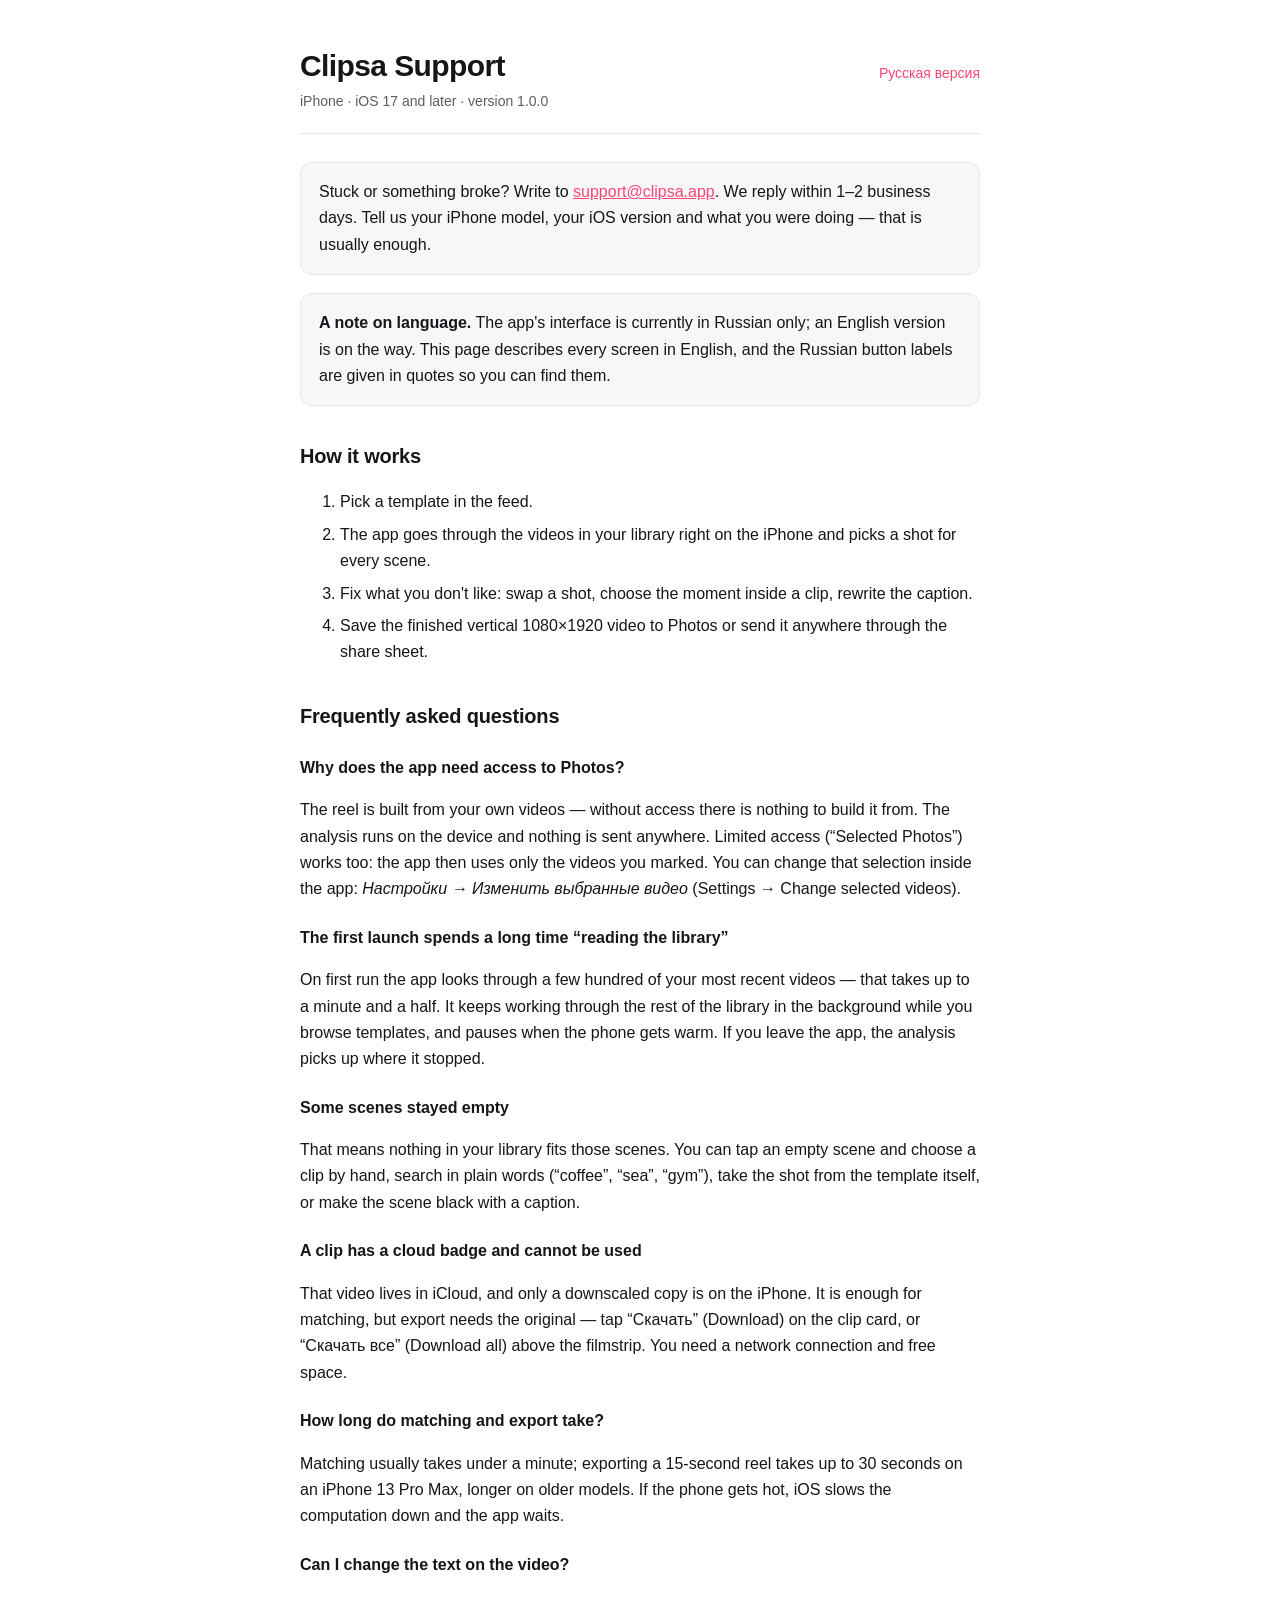
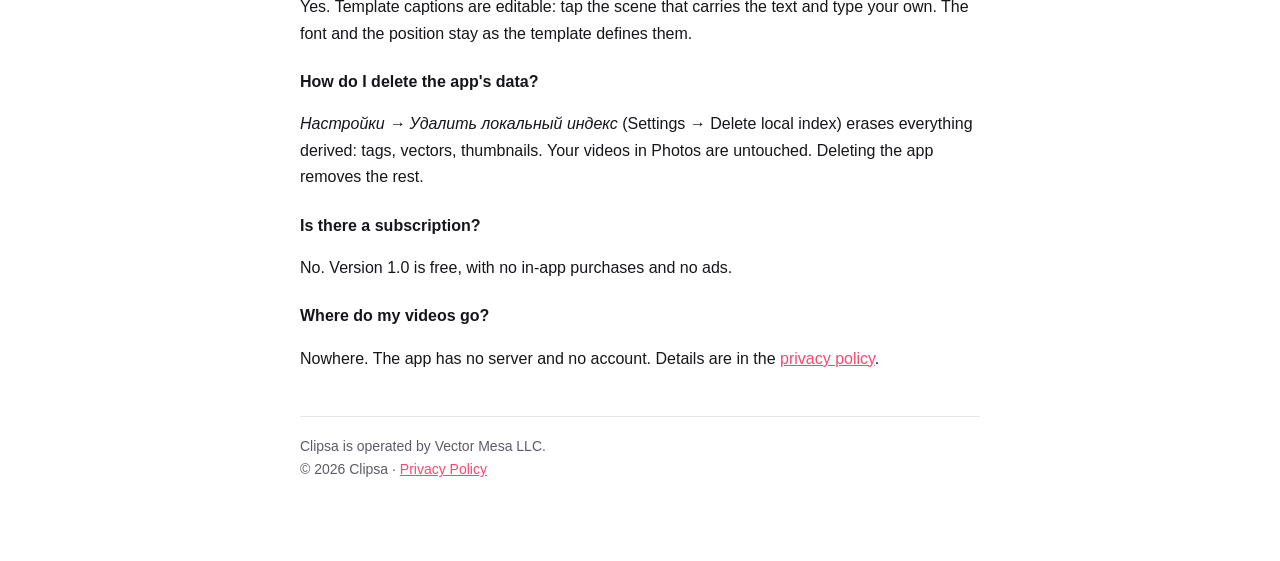
<file: support.html>
<!doctype html>
<!-- Оператор сервиса — Vector Mesa LLC, адрес поддержки — support@clipsa.app.
     Плейсхолдеров на страницах не осталось.
     Публикуется на clipsa.app: https://clipsa.app/support.html (EN),
     https://clipsa.app/support-ru.html (RU). -->
<html lang="en">
<head>
<meta charset="utf-8">
<meta name="viewport" content="width=device-width, initial-scale=1">
<title>Support — Clipsa</title>
<link rel="icon" href="img/icon-256.png" sizes="256x256">
<link rel="stylesheet" href="style.css">
</head>
<body>
<div class="wrap">
<header>
  <p class="lang"><a href="support-ru.html">Русская версия</a></p>
  <h1>Clipsa Support</h1>
  <p class="muted">iPhone · iOS 17 and later · version 1.0.0</p>
</header>

<div class="card">
  Stuck or something broke? Write to <a href="mailto:support@clipsa.app">support@clipsa.app</a>.
  We reply within 1–2 business days. Tell us your iPhone model, your iOS version and what you
  were doing — that is usually enough.
</div>

<div class="card">
  <strong>A note on language.</strong> The app's interface is currently in Russian only; an
  English version is on the way. This page describes every screen in English, and the Russian
  button labels are given in quotes so you can find them.
</div>

<h2>How it works</h2>
<ol>
  <li>Pick a template in the feed.</li>
  <li>The app goes through the videos in your library right on the iPhone and picks a shot for
      every scene.</li>
  <li>Fix what you don't like: swap a shot, choose the moment inside a clip, rewrite the caption.</li>
  <li>Save the finished vertical 1080×1920 video to Photos or send it anywhere through the
      share sheet.</li>
</ol>

<h2>Frequently asked questions</h2>

<h3>Why does the app need access to Photos?</h3>
<p>The reel is built from your own videos — without access there is nothing to build it from.
The analysis runs on the device and nothing is sent anywhere. Limited access (“Selected Photos”)
works too: the app then uses only the videos you marked. You can change that selection inside
the app: <em>Настройки → Изменить выбранные видео</em> (Settings → Change selected videos).</p>

<h3>The first launch spends a long time “reading the library”</h3>
<p>On first run the app looks through a few hundred of your most recent videos — that takes up
to a minute and a half. It keeps working through the rest of the library in the background while
you browse templates, and pauses when the phone gets warm. If you leave the app, the analysis
picks up where it stopped.</p>

<h3>Some scenes stayed empty</h3>
<p>That means nothing in your library fits those scenes. You can tap an empty scene and choose a
clip by hand, search in plain words (“coffee”, “sea”, “gym”), take the shot from the template
itself, or make the scene black with a caption.</p>

<h3>A clip has a cloud badge and cannot be used</h3>
<p>That video lives in iCloud, and only a downscaled copy is on the iPhone. It is enough for
matching, but export needs the original — tap “Скачать” (Download) on the clip card, or
“Скачать все” (Download all) above the filmstrip. You need a network connection and free space.</p>

<h3>How long do matching and export take?</h3>
<p>Matching usually takes under a minute; exporting a 15-second reel takes up to 30 seconds on an
iPhone 13 Pro Max, longer on older models. If the phone gets hot, iOS slows the computation down
and the app waits.</p>

<h3>Can I change the text on the video?</h3>
<p>Yes. Template captions are editable: tap the scene that carries the text and type your own.
The font and the position stay as the template defines them.</p>

<h3>How do I delete the app's data?</h3>
<p><em>Настройки → Удалить локальный индекс</em> (Settings → Delete local index) erases everything
derived: tags, vectors, thumbnails. Your videos in Photos are untouched. Deleting the app removes
the rest.</p>

<h3>Is there a subscription?</h3>
<p>No. Version 1.0 is free, with no in-app purchases and no ads.</p>

<h3>Where do my videos go?</h3>
<p>Nowhere. The app has no server and no account. Details are in the
<a href="privacy.html">privacy policy</a>.</p>

<footer>
  <p class="muted">Clipsa is operated by Vector Mesa LLC.</p>
  <p class="muted">© 2026 Clipsa · <a href="privacy.html">Privacy Policy</a></p>
</footer>
</div>
</body>
</html>
</file>
<file: landing.css>
/* Clipsa landing — самодостаточный стиль лендинга (docs/site/index.html, ru.html).
   privacy/support используют style.css и этот файл не подключают. */

:root {
  color-scheme: dark;

  --ink:        #08080b;
  --ink-2:      #101017;
  --ink-3:      #17171f;
  --line:       #23232e;
  --line-soft:  rgba(255, 255, 255, 0.07);

  --fg:         #f5f3f7;
  --fg-dim:     #cbc7d6;
  --muted:      #948fa6;

  --accent:     #ff2e63;
  --accent-2:   #ff7a45;
  --violet:     #7b6be8;

  --maxw:       1060px;
  --gutter:     22px;
  --radius:     18px;

  --font-display: "Unbounded", "Golos Text", "Helvetica Neue", Arial, sans-serif;
  --font-body:    "Golos Text", -apple-system, BlinkMacSystemFont, "Segoe UI", Roboto, Helvetica, Arial, sans-serif;
  --font-mono:    "JetBrains Mono", ui-monospace, SFMono-Regular, Menlo, Consolas, monospace;
}

* { box-sizing: border-box; }

html { -webkit-text-size-adjust: 100%; }

body {
  margin: 0;
  background: var(--ink);
  color: var(--fg);
  font: 400 17px/1.6 var(--font-body);
  overflow-x: hidden;
}

img { max-width: 100%; height: auto; display: block; }

a { color: var(--fg); }

:focus-visible {
  outline: 2px solid var(--accent-2);
  outline-offset: 3px;
  border-radius: 4px;
}

/* ---------- строительные блоки ---------- */

.shell { width: 100%; max-width: var(--maxw); margin: 0 auto; padding: 0 var(--gutter); }

.eyebrow {
  font: 500 11px/1 var(--font-mono);
  letter-spacing: 0.16em;
  text-transform: uppercase;
  color: var(--muted);
  margin: 0 0 14px;
}
.eyebrow--accent { color: var(--accent-2); }

h1, h2, h3 {
  font-family: var(--font-display);
  font-weight: 600;
  letter-spacing: -0.03em;
  line-height: 1.12;
  text-wrap: balance;
  margin: 0;
}

h1 { font-size: clamp(29px, 5.2vw, 46px); }
h2 { font-size: clamp(24px, 4.2vw, 34px); }
h3 { font-size: 17px; letter-spacing: -0.02em; line-height: 1.3; }

p { margin: 0; }

.lead   { font-size: clamp(16px, 2.1vw, 19px); color: var(--fg-dim); max-width: 46ch; }
.note   { font-size: 14px; color: var(--muted); }
.body   { color: var(--fg-dim); }

.hairline { height: 1px; background: var(--line); border: 0; margin: 0; }

/* ---------- шапка ---------- */

.top {
  position: relative;
  z-index: 3;
  border-bottom: 1px solid var(--line-soft);
  background: rgba(8, 8, 11, 0.72);
  backdrop-filter: saturate(160%) blur(12px);
}
.top__row {
  display: flex;
  align-items: center;
  justify-content: space-between;
  gap: 16px;
  min-height: 62px;
}
.brand {
  display: inline-flex;
  align-items: center;
  gap: 10px;
  text-decoration: none;
  color: var(--fg);
}
.brand img { width: 30px; height: 30px; border-radius: 8px; }
.brand b {
  font: 600 18px/1 var(--font-display);
  letter-spacing: -0.03em;
}
.top__links {
  display: flex;
  align-items: center;
  gap: 18px;
  font-size: 14px;
}
.top__links a { color: var(--muted); text-decoration: none; }
.top__links a:hover { color: var(--fg); }
.top__lang { color: var(--fg) !important; border-bottom: 1px solid var(--accent); padding-bottom: 1px; }

/* ---------- герой ---------- */

.hero { position: relative; padding: clamp(40px, 6.5vw, 68px) 0 clamp(38px, 5.5vw, 60px); }
.hero::before {
  content: "";
  position: absolute;
  inset: -180px 0 auto;
  height: 620px;
  background:
    radial-gradient(58% 46% at 22% 34%, rgba(255, 46, 99, 0.20), transparent 70%),
    radial-gradient(46% 40% at 72% 12%, rgba(255, 122, 69, 0.15), transparent 72%),
    radial-gradient(50% 44% at 84% 62%, rgba(123, 107, 232, 0.16), transparent 74%);
  pointer-events: none;
  z-index: 0;
}
.hero__grid {
  position: relative;
  z-index: 1;
  display: grid;
  gap: clamp(34px, 5vw, 56px);
  align-items: center;
}
.hero__title .grad {
  background: linear-gradient(96deg, var(--accent), var(--accent-2));
  -webkit-background-clip: text;
  background-clip: text;
  color: transparent;
}
.hero__lead { margin-top: 20px; }
.hero__free { margin-top: 18px; }

.hero__shot {
  position: relative;
  justify-self: center;
  width: min(272px, 78vw);
  padding: 9px;
  border-radius: 34px;
  background: linear-gradient(170deg, #2b2b38, #101017 55%);
  box-shadow: 0 40px 90px -40px rgba(255, 46, 99, 0.55), 0 2px 0 rgba(255, 255, 255, 0.05) inset;
}
.hero__shot img { border-radius: 26px; width: 100%; }

/* ---------- кнопки ---------- */

.cta-row {
  display: flex;
  flex-wrap: wrap;
  align-items: center;
  gap: 12px 16px;
  margin-top: 28px;
}
.btn {
  display: inline-flex;
  align-items: center;
  gap: 9px;
  padding: 13px 22px;
  border-radius: 999px;
  font: 600 15px/1 var(--font-body);
  text-decoration: none;
  border: 1px solid transparent;
  transition: transform 0.15s ease, box-shadow 0.15s ease, background-color 0.15s ease;
}
.btn--primary {
  background: linear-gradient(96deg, var(--accent), var(--accent-2));
  color: #14060c;
  box-shadow: 0 14px 34px -16px rgba(255, 60, 90, 0.9);
}
.btn--primary:hover { transform: translateY(-1px); box-shadow: 0 20px 40px -16px rgba(255, 60, 90, 0.95); }
.btn--ghost {
  background: var(--ink-2);
  border-color: var(--line);
  color: var(--fg);
}
.btn--ghost:hover { background: var(--ink-3); }

/* бейдж-заглушка магазина: не ссылка, ничего не обещает */
.badge-soon {
  display: inline-flex;
  align-items: center;
  gap: 10px;
  padding: 12px 20px;
  border-radius: 999px;
  border: 1px dashed var(--line);
  background: rgba(255, 255, 255, 0.02);
  color: var(--fg-dim);
  font: 500 14px/1.2 var(--font-body);
}
.badge-soon .dot {
  width: 7px;
  height: 7px;
  border-radius: 50%;
  background: linear-gradient(96deg, var(--accent), var(--accent-2));
  flex: none;
}
.link-arrow {
  color: var(--fg);
  font-size: 15px;
  text-decoration: none;
  border-bottom: 1px solid var(--line);
  padding-bottom: 2px;
}
.link-arrow:hover { border-bottom-color: var(--accent); }

/* ---------- тезис ---------- */

.thesis { border-top: 1px solid var(--line); border-bottom: 1px solid var(--line); background: var(--ink-2); }
.thesis__inner { padding: clamp(26px, 4vw, 38px) var(--gutter); }
.thesis p {
  font-family: var(--font-display);
  font-weight: 600;
  font-size: clamp(19px, 2.9vw, 27px);
  line-height: 1.28;
  letter-spacing: -0.03em;
  text-wrap: balance;
  max-width: 30ch;
}
.thesis .em { color: var(--accent-2); }

/* ---------- полоса сцен ---------- */

.strip { padding: clamp(34px, 5vw, 52px) 0; }
.strip__frame {
  border: 1px solid var(--line);
  border-radius: var(--radius);
  overflow: hidden;
  background: var(--ink-2);
}
.strip__frame img { width: 100%; }
.strip__cap .eyebrow { margin: 0; }
.strip__cap {
  display: flex;
  flex-wrap: wrap;
  gap: 6px 14px;
  justify-content: space-between;
  margin-top: 12px;
}

/* ---------- секции ---------- */

.section { padding: clamp(46px, 7vw, 78px) 0; border-top: 1px solid var(--line); }
.section__head { max-width: 40ch; margin-bottom: clamp(26px, 4vw, 40px); }
.section__head p { margin-top: 14px; }

.steps { display: grid; gap: 18px; }
.step {
  border: 1px solid var(--line);
  border-radius: var(--radius);
  background: var(--ink-2);
  padding: 22px 20px 24px;
  display: flex;
  flex-direction: column;
  gap: 10px;
}
.chip {
  align-self: flex-start;
  font: 500 10px/1 var(--font-mono);
  letter-spacing: 0.16em;
  text-transform: uppercase;
  color: var(--ink);
  background: linear-gradient(96deg, var(--accent), var(--accent-2));
  padding: 6px 9px;
  border-radius: 6px;
}
.step p { font-size: 15px; color: var(--fg-dim); }

/* галерея экранов */
.shots { display: grid; gap: 20px; }
.shot {
  border: 1px solid var(--line);
  border-radius: var(--radius);
  background: var(--ink-2);
  overflow: hidden;
  min-width: 0;
}
.shot img { width: 100%; }
.shot figcaption { padding: 14px 16px 16px; font-size: 14px; color: var(--muted); }

/* карточки «что можно поправить» и «что стоит знать» */
.cards { display: grid; gap: 16px; }
.card2 {
  border: 1px solid var(--line);
  border-radius: 14px;
  background: var(--ink-2);
  padding: 20px;
  display: flex;
  flex-direction: column;
  gap: 8px;
}
.card2 p { font-size: 15px; color: var(--fg-dim); }
.card2 a { color: var(--accent-2); }

/* приватность */
.privacy {
  border: 1px solid var(--line);
  border-radius: var(--radius);
  background:
    linear-gradient(180deg, rgba(123, 107, 232, 0.10), transparent 60%),
    var(--ink-2);
  padding: clamp(24px, 4vw, 38px);
}
.privacy p { margin-top: 16px; max-width: 62ch; }
.privacy a { color: var(--accent-2); }

/* характеристики */
.specs {
  display: flex;
  flex-wrap: wrap;
  gap: 8px;
  margin-top: 26px;
  padding: 0;
  list-style: none;
}
.specs li {
  font: 500 12px/1 var(--font-mono);
  font-variant-numeric: tabular-nums;
  letter-spacing: 0.04em;
  color: var(--fg-dim);
  border: 1px solid var(--line);
  border-radius: 8px;
  padding: 9px 11px;
  background: var(--ink-2);
}

/* ---------- подписка ---------- */

.pay {
  border: 1px solid var(--line);
  border-radius: var(--radius);
  background:
    radial-gradient(80% 130% at 6% 0%, rgba(255, 46, 99, 0.16), transparent 66%),
    var(--ink-2);
  padding: clamp(26px, 4.5vw, 42px);
  display: flex;
  flex-direction: column;
  gap: 18px;
  align-items: flex-start;
}
.pay .eyebrow { margin: 0; }
.pay p { max-width: 54ch; }

/* ---------- модалка-заглушка (:target, без внешних скриптов) ---------- */

.modal { display: none; }
.modal:target { display: block; }
.modal__scrim {
  position: fixed;
  inset: 0;
  background: rgba(4, 4, 6, 0.78);
  z-index: 20;
  display: block;
}
.modal__box {
  position: fixed;
  z-index: 21;
  left: 50%;
  top: 50%;
  transform: translate(-50%, -50%);
  width: min(440px, calc(100vw - 32px));
  max-height: calc(100vh - 32px);
  overflow-y: auto;
  background: var(--ink-3);
  border: 1px solid var(--line);
  border-radius: var(--radius);
  padding: 26px 24px;
  box-shadow: 0 40px 90px -30px rgba(0, 0, 0, 0.9);
}
.modal__box h2 { font-size: clamp(21px, 4.2vw, 26px); }
.modal__box p { margin-top: 12px; color: var(--fg-dim); font-size: 15px; }
.modal__box .btn { margin-top: 22px; }

/* ---------- подвал ---------- */

.foot { border-top: 1px solid var(--line); padding: 34px 0 56px; }
.foot__row { display: flex; flex-wrap: wrap; gap: 10px 18px; justify-content: space-between; }
.foot a { color: var(--muted); text-decoration: none; }
.foot a:hover { color: var(--fg); }
.foot__links { display: flex; flex-wrap: wrap; gap: 10px 18px; font-size: 14px; }

/* ---------- адаптив ---------- */

@media (min-width: 720px) {
  .steps { grid-template-columns: repeat(3, 1fr); gap: 20px; }
  .shots { grid-template-columns: repeat(3, 1fr); }
  .cards { grid-template-columns: repeat(2, 1fr); }
}

/* На узких экранах в шапке остаётся только переключатель языка — как на privacy/support. */
@media (max-width: 599px) {
  .top__links a[href^="#"] { display: none; }
}

@media (max-width: 719px) {
  /* галерея едет горизонтально внутри своего контейнера — страница вбок не скроллится */
  .shots {
    display: flex;
    gap: 14px;
    overflow-x: auto;
    scroll-snap-type: x mandatory;
    scroll-padding-inline: var(--gutter);
    padding-bottom: 6px;
    margin-inline: calc(var(--gutter) * -1);
    padding-inline: var(--gutter);
    -webkit-overflow-scrolling: touch;
  }
  .shot { flex: 0 0 74%; scroll-snap-align: start; }
}

@media (min-width: 900px) {
  .hero__grid { grid-template-columns: 1.05fr 0.95fr; }
  .hero__shot { width: 266px; justify-self: end; }
}

/* ---------- движение ---------- */

@media (prefers-reduced-motion: no-preference) {
  .hero__grid > * { animation: rise 0.6s cubic-bezier(0.2, 0.7, 0.3, 1) both; }
  .hero__grid > *:nth-child(2) { animation-delay: 0.1s; }
  @keyframes rise {
    from { opacity: 0; transform: translateY(14px); }
    to   { opacity: 1; transform: none; }
  }
}
@media (prefers-reduced-motion: reduce) {
  * { animation: none !important; transition: none !important; }
}
</file>
<file: style.css>
:root {
  color-scheme: light dark;
  --bg: #ffffff;
  --fg: #16161a;
  --muted: #5c5c66;
  --line: #e6e6ea;
  --accent: #fa4773;
  --card: #f7f7f9;
}
@media (prefers-color-scheme: dark) {
  :root { --bg:#0d0d0f; --fg:#f2f2f5; --muted:#a0a0ac; --line:#26262c; --card:#16161a; }
}
* { box-sizing: border-box; }
body {
  margin: 0;
  background: var(--bg);
  color: var(--fg);
  font: 16px/1.65 -apple-system, BlinkMacSystemFont, "Segoe UI", Roboto, Helvetica, Arial, sans-serif;
  -webkit-text-size-adjust: 100%;
}
.wrap { max-width: 720px; margin: 0 auto; padding: 48px 20px 80px; }
header { border-bottom: 1px solid var(--line); padding-bottom: 20px; margin-bottom: 28px; }
h1 { font-size: 30px; line-height: 1.2; margin: 0 0 6px; letter-spacing: -0.02em; }
h2 { font-size: 20px; margin: 34px 0 10px; letter-spacing: -0.01em; }
h3 { font-size: 16px; margin: 22px 0 6px; }
p, li { color: var(--fg); }
.muted { color: var(--muted); font-size: 14px; margin: 0; }
ul { padding-left: 20px; }
li { margin: 6px 0; }
a { color: var(--accent); }
.card { background: var(--card); border: 1px solid var(--line); border-radius: 12px; padding: 16px 18px; margin: 18px 0; }
.en { border-top: 1px solid var(--line); margin-top: 44px; padding-top: 24px; }
.en h2 { margin-top: 0; }
footer { border-top: 1px solid var(--line); margin-top: 44px; padding-top: 18px; }
.lang { float: right; font-size: 14px; }
.lang a { text-decoration: none; }
@media (max-width: 480px) { .lang { float: none; display: block; margin-bottom: 10px; } }
</file>
